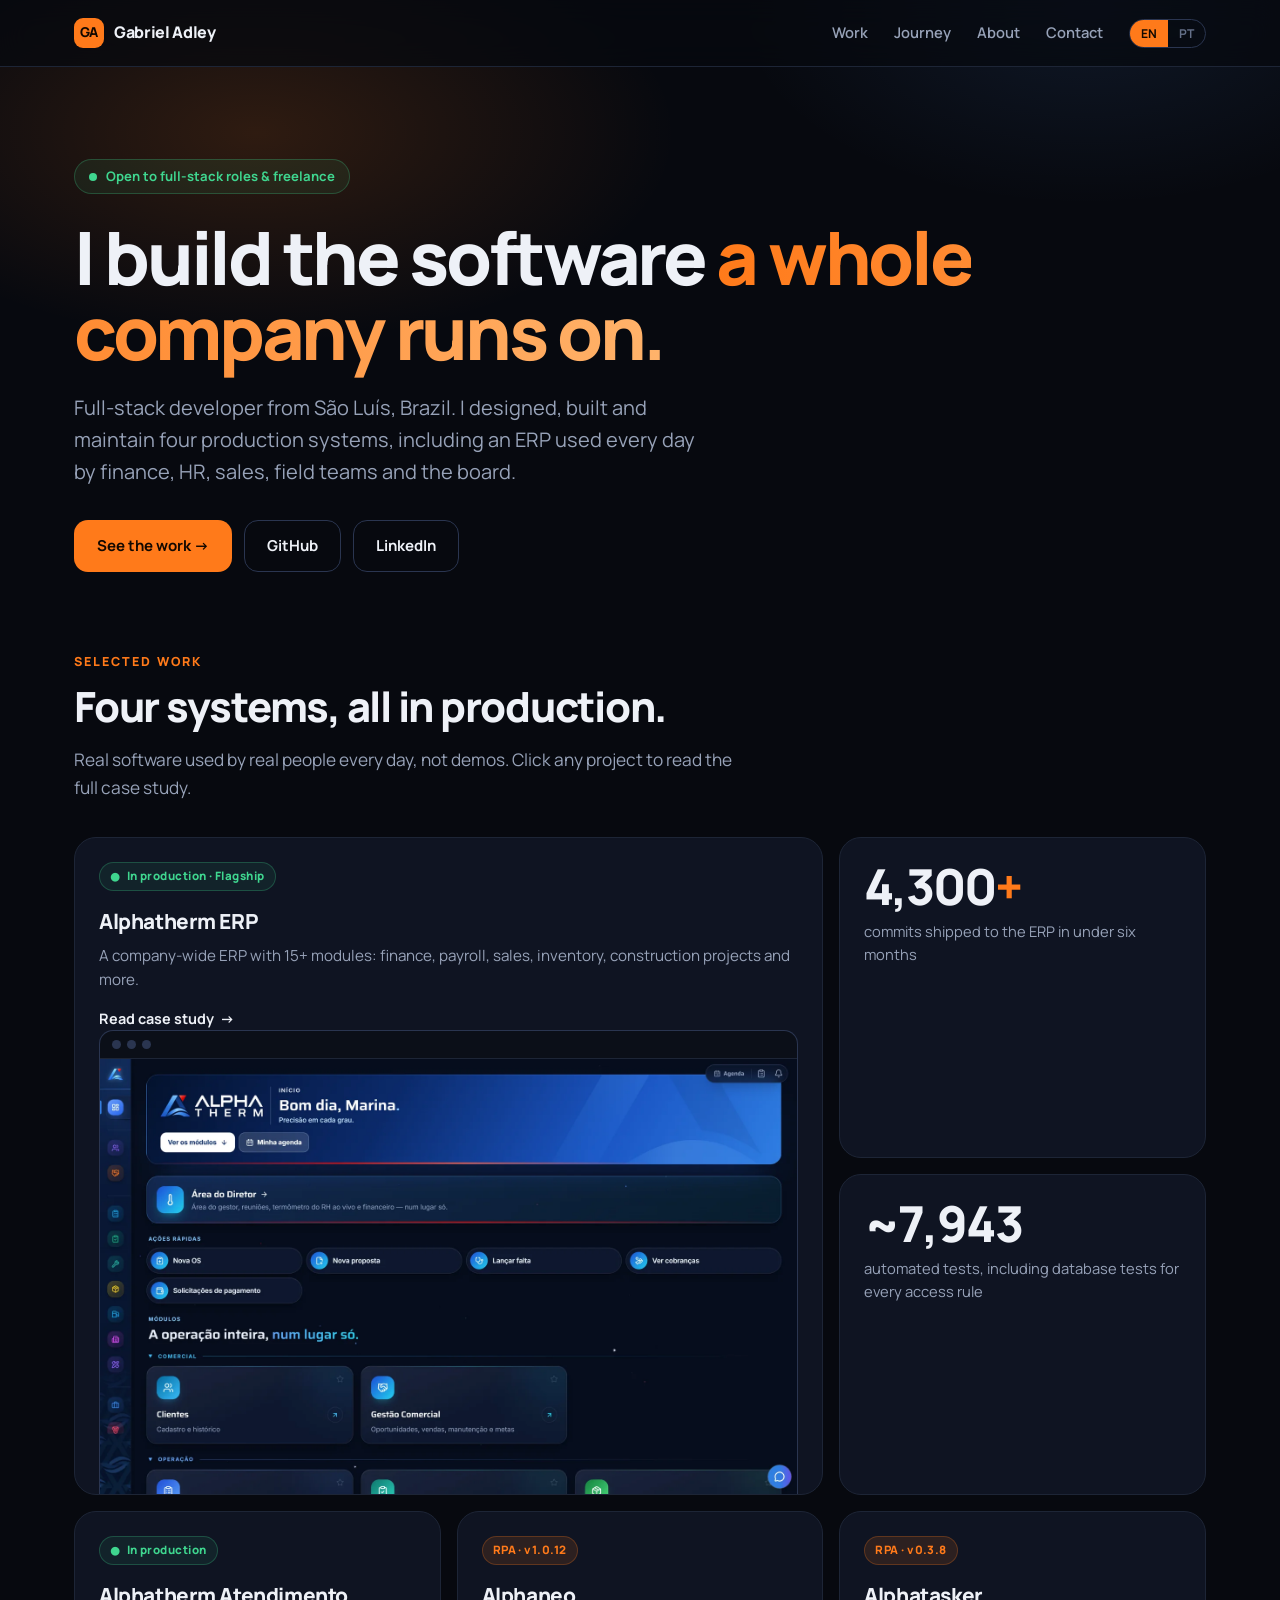
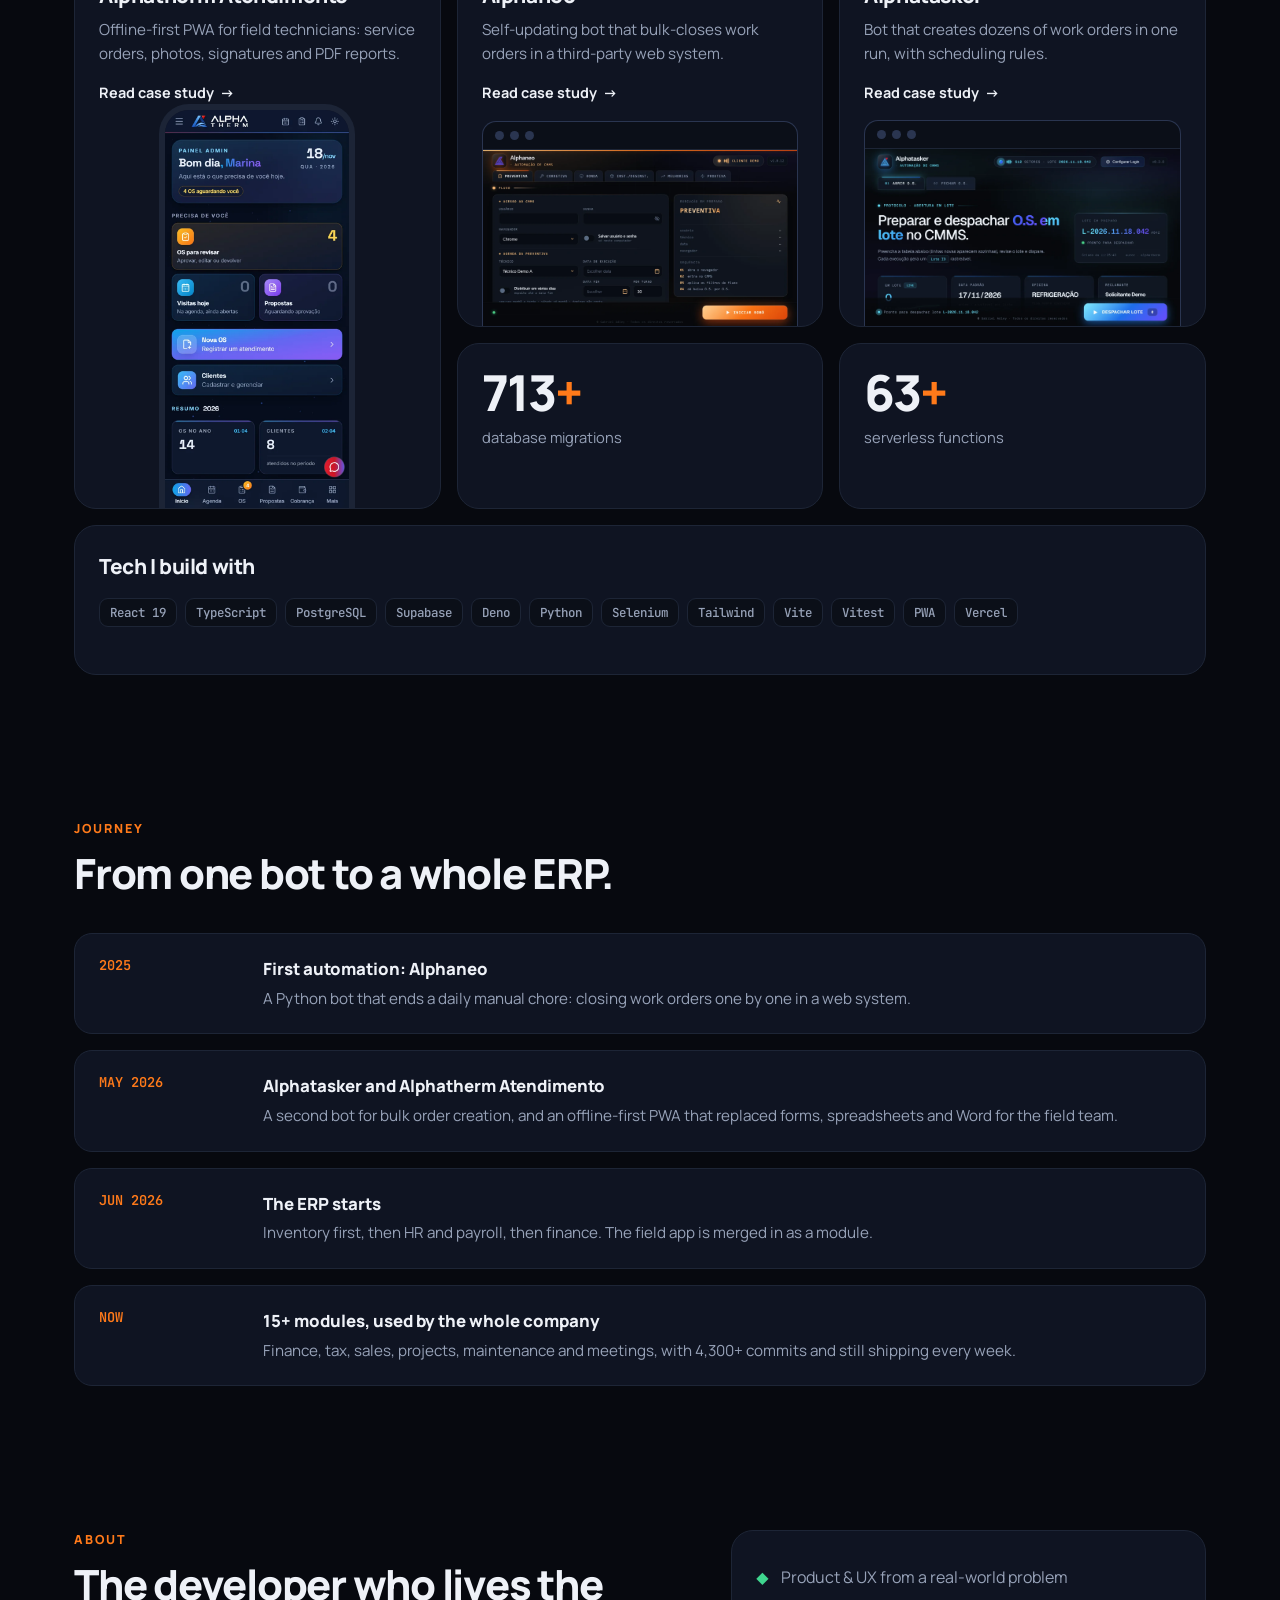
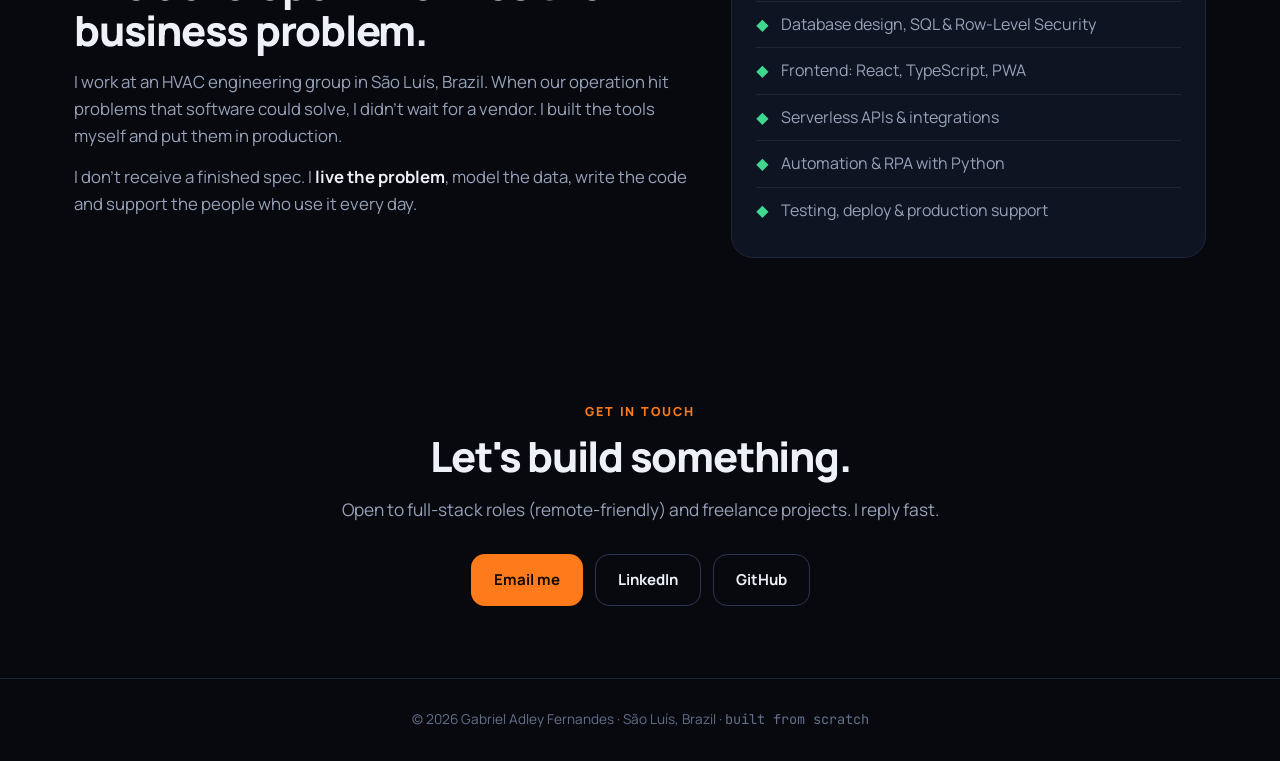
<file: index.html>
<!DOCTYPE html>
<html lang="en" data-lang="en">
<head>
<meta charset="UTF-8">
<meta name="viewport" content="width=device-width, initial-scale=1">
<title>Gabriel Adley Fernandes — Full-Stack Developer</title>
<meta name="description" content="Full-stack developer who builds production software for real businesses, including a company-wide ERP. React, TypeScript, PostgreSQL, Supabase, Python.">
<meta property="og:title" content="Gabriel Adley Fernandes — Full-Stack Developer">
<meta property="og:description" content="Four systems in production, including a company-wide ERP with 15+ modules.">
<meta property="og:image" content="https://sharkvlr.github.io/assets/shots/erp-home.webp">
<script>try{document.documentElement.setAttribute('data-lang',localStorage.getItem('lang')||'en')}catch(e){}</script>
<link rel="preconnect" href="https://fonts.googleapis.com">
<link rel="preconnect" href="https://fonts.gstatic.com" crossorigin>
<link href="https://fonts.googleapis.com/css2?family=Manrope:wght@400;500;600;700;800&family=JetBrains+Mono:wght@500;600&display=swap" rel="stylesheet">
<link rel="stylesheet" href="assets/style.css">
</head>
<body>

<header>
  <div class="wrap nav">
    <a href="#" class="logo"><span class="mark">GA</span>Gabriel Adley</a>
    <nav class="nav-links">
      <a href="#work"><span data-l="en">Work</span><span data-l="pt">Projetos</span></a>
      <a href="#journey"><span data-l="en">Journey</span><span data-l="pt">Trajetória</span></a>
      <a href="#about"><span data-l="en">About</span><span data-l="pt">Sobre</span></a>
      <a href="#contact"><span data-l="en">Contact</span><span data-l="pt">Contato</span></a>
      <span class="lang"><button data-lang="en">EN</button><button data-lang="pt">PT</button></span>
    </nav>
  </div>
</header>

<main>
  <section class="hero">
    <div class="wrap">
      <span class="status"><i></i><span data-l="en">Open to full-stack roles &amp; freelance</span><span data-l="pt">Disponível para vagas full-stack e freelance</span></span>
      <h1 data-l="en">I build the software <em>a whole company runs on.</em></h1>
      <h1 data-l="pt">Eu construo o software <em>que faz uma empresa inteira rodar.</em></h1>
      <p class="sub" data-l="en">Full-stack developer from São Luís, Brazil. I designed, built and maintain four production systems, including an ERP used every day by finance, HR, sales, field teams and the board.</p>
      <p class="sub" data-l="pt">Desenvolvedor full-stack de São Luís. Projetei, construí e mantenho quatro sistemas em produção, incluindo um ERP usado todo dia por financeiro, RH, comercial, equipes de campo e diretoria.</p>
      <div class="cta">
        <a href="#work" class="btn primary"><span data-l="en">See the work →</span><span data-l="pt">Ver projetos →</span></a>
        <a href="https://github.com/Sharkvlr" target="_blank" rel="noopener" class="btn ghost">GitHub</a>
        <a href="https://www.linkedin.com/in/gabriel-adley-fernandes-971392264/" target="_blank" rel="noopener" class="btn ghost">LinkedIn</a>
      </div>
    </div>
  </section>

  <section id="work" style="padding-top:24px">
    <div class="wrap">
      <div class="eyebrow"><span data-l="en">Selected work</span><span data-l="pt">Projetos</span></div>
      <h2 data-l="en">Four systems, all in production.</h2>
      <h2 data-l="pt">Quatro sistemas, todos em produção.</h2>
      <p class="lead" data-l="en">Real software used by real people every day, not demos. Click any project to read the full case study.</p>
      <p class="lead" data-l="pt">Software de verdade, usado todo dia por pessoas reais, não demos. Clique num projeto para ler o estudo de caso completo.</p>

      <div class="bento">
        <a href="erp/" class="tile flag s8 r2 rv">
          <span class="tag live">● <span data-l="en">In production · Flagship</span><span data-l="pt">Em produção · Principal</span></span>
          <h3>Alphatherm ERP</h3>
          <p data-l="en">A company-wide ERP with 15+ modules: finance, payroll, sales, inventory, construction projects and more.</p>
          <p data-l="pt">ERP corporativo com 15+ módulos: financeiro, folha, comercial, estoque, obras e mais.</p>
          <span class="go"><span data-l="en">Read case study</span><span data-l="pt">Ler estudo de caso</span> →</span>
          <div class="shot"><div class="chrome"><i></i><i></i><i></i></div><img src="assets/shots/erp-home.webp" alt="ERP home dashboard with sample data" loading="lazy"></div>
        </a>

        <div class="tile stat s4 rv">
          <div class="num"><span data-count="4300">0</span><b>+</b></div>
          <div class="lbl"><span data-l="en">commits shipped to the ERP in under six months</span><span data-l="pt">commits entregues no ERP em menos de seis meses</span></div>
        </div>
        <div class="tile stat s4 rv">
          <div class="num">~<span data-count="9000">0</span></div>
          <div class="lbl"><span data-l="en">automated tests, including database tests for every access rule</span><span data-l="pt">testes automatizados, incluindo testes de banco para as regras de acesso</span></div>
        </div>

        <a href="atendimento/" class="tile s4 r2 rv" style="padding-bottom:0;display:flex;flex-direction:column">
          <span class="tag live">● <span data-l="en">In production</span><span data-l="pt">Em produção</span></span>
          <h3>Alphatherm Atendimento</h3>
          <p data-l="en">Offline-first PWA for field technicians: service orders, photos, signatures and PDF reports.</p>
          <p data-l="pt">PWA offline-first para técnicos de campo: ordens de serviço, fotos, assinatura e relatório em PDF.</p>
          <span class="go"><span data-l="en">Read case study</span><span data-l="pt">Ler estudo de caso</span> →</span>
          <div class="phone" style="margin-top:auto"><img src="assets/shots/atend-mobile.webp" alt="Field-service app on a phone with sample data" loading="lazy"></div>
        </a>

        <a href="alphaneo/" class="tile flag s4 rv">
          <span class="tag">RPA · v1.0.12</span>
          <h3>Alphaneo</h3>
          <p data-l="en">Self-updating bot that bulk-closes work orders in a third-party web system.</p>
          <p data-l="pt">Robô que se atualiza sozinho e dá baixa em lote em ordens de serviço num sistema web de terceiros.</p>
          <span class="go"><span data-l="en">Read case study</span><span data-l="pt">Ler estudo de caso</span> →</span>
          <div class="shot"><div class="chrome"><i></i><i></i><i></i></div><img src="assets/shots/alphaneo.webp" alt="Alphaneo interface (sample data)" loading="lazy"></div>
        </a>
        <a href="alphatasker/" class="tile flag s4 rv">
          <span class="tag">RPA · v0.3.8</span>
          <h3>Alphatasker</h3>
          <p data-l="en">Bot that creates dozens of work orders in one run, with scheduling rules.</p>
          <p data-l="pt">Robô que abre dezenas de ordens de serviço de uma vez, com regras de horário.</p>
          <span class="go"><span data-l="en">Read case study</span><span data-l="pt">Ler estudo de caso</span> →</span>
          <div class="shot"><div class="chrome"><i></i><i></i><i></i></div><img src="assets/shots/alphatasker.webp" alt="Alphatasker interface (sample data)" loading="lazy"></div>
        </a>

        <div class="tile stat s4 rv">
          <div class="num"><span data-count="900">0</span><b>+</b></div>
          <div class="lbl"><span data-l="en">database migrations</span><span data-l="pt">migrations de banco</span></div>
        </div>
        <div class="tile stat s4 rv">
          <div class="num"><span data-count="80">0</span><b>+</b></div>
          <div class="lbl"><span data-l="en">serverless functions</span><span data-l="pt">funções serverless</span></div>
        </div>
        <div class="tile s12 rv">
          <h3 data-l="en">Tech I build with</h3><h3 data-l="pt">Tecnologias que uso</h3>
          <div class="chips">
            <span class="chip">React 19</span><span class="chip">TypeScript</span><span class="chip">PostgreSQL</span><span class="chip">Supabase</span><span class="chip">Deno</span><span class="chip">Python</span><span class="chip">Selenium</span><span class="chip">Tailwind</span><span class="chip">Vite</span><span class="chip">Vitest</span><span class="chip">PWA</span><span class="chip">Vercel</span>
          </div>
        </div>
      </div>
    </div>
  </section>

  <section id="journey">
    <div class="wrap">
      <div class="eyebrow"><span data-l="en">Journey</span><span data-l="pt">Trajetória</span></div>
      <h2 data-l="en">From one bot to a whole ERP.</h2>
      <h2 data-l="pt">De um robô a um ERP inteiro.</h2>
      <div class="tl">
        <div class="tl-item rv"><div class="when">2025</div><div><h4 data-l="en">First automation: Alphaneo</h4><h4 data-l="pt">Primeira automação: Alphaneo</h4><p data-l="en">A Python bot that ends a daily manual chore: closing work orders one by one in a web system.</p><p data-l="pt">Um robô em Python que acaba com uma tarefa manual diária: dar baixa em ordens de serviço uma a uma num sistema web.</p></div></div>
        <div class="tl-item rv"><div class="when">MAY 2026</div><div><h4 data-l="en">Alphatasker and Alphatherm Atendimento</h4><h4 data-l="pt">Alphatasker e Alphatherm Atendimento</h4><p data-l="en">A second bot for bulk order creation, and an offline-first PWA that replaced forms, spreadsheets and Word for the field team.</p><p data-l="pt">Um segundo robô para abrir ordens em lote, e um PWA offline-first que substituiu formulários, planilhas e Word para a equipe de campo.</p></div></div>
        <div class="tl-item rv"><div class="when">JUN 2026</div><div><h4 data-l="en">The ERP starts</h4><h4 data-l="pt">Começa o ERP</h4><p data-l="en">Inventory first, then HR and payroll, then finance. The field app is merged in as a module.</p><p data-l="pt">Primeiro o estoque, depois RH e folha, depois o financeiro. O app de campo vira um módulo.</p></div></div>
        <div class="tl-item rv"><div class="when">NOW</div><div><h4 data-l="en">15+ modules, used by the whole company</h4><h4 data-l="pt">15+ módulos, usados pela empresa inteira</h4><p data-l="en">Finance, tax, sales, projects, maintenance and meetings, with 4,300+ commits and still shipping every week.</p><p data-l="pt">Financeiro, fiscal, comercial, obras, manutenção e reuniões, com 4.300+ commits e entregas toda semana.</p></div></div>
      </div>
    </div>
  </section>

  <section id="about">
    <div class="wrap about">
      <div>
        <div class="eyebrow"><span data-l="en">About</span><span data-l="pt">Sobre</span></div>
        <h2 data-l="en">The developer who lives the business problem.</h2>
        <h2 data-l="pt">O desenvolvedor que vive o problema de negócio.</h2>
        <p data-l="en">I work at an HVAC engineering group in São Luís, Brazil. When our operation hit problems that software could solve, I didn't wait for a vendor. I built the tools myself and put them in production.</p>
        <p data-l="pt">Trabalho num grupo de engenharia de climatização em São Luís. Quando a operação esbarrou em problemas que software resolveria, não esperei um fornecedor: construí as ferramentas e coloquei em produção.</p>
        <p data-l="en">I don't receive a finished spec. I <strong>live the problem</strong>, model the data, write the code and support the people who use it every day.</p>
        <p data-l="pt">Eu não recebo um requisito pronto. Eu <strong>vivo o problema</strong>, modelo os dados, escrevo o código e dou suporte a quem usa todo dia.</p>
      </div>
      <ul class="list rv">
        <li><span>◆</span><span data-l="en">Product &amp; UX from a real-world problem</span><span data-l="pt">Produto e UX a partir de um problema real</span></li>
        <li><span>◆</span><span data-l="en">Database design, SQL &amp; Row-Level Security</span><span data-l="pt">Modelagem de banco, SQL e Row-Level Security</span></li>
        <li><span>◆</span><span data-l="en">Frontend: React, TypeScript, PWA</span><span data-l="pt">Front-end: React, TypeScript, PWA</span></li>
        <li><span>◆</span><span data-l="en">Serverless APIs &amp; integrations</span><span data-l="pt">APIs serverless e integrações</span></li>
        <li><span>◆</span><span data-l="en">Automation &amp; RPA with Python</span><span data-l="pt">Automação e RPA com Python</span></li>
        <li><span>◆</span><span data-l="en">Testing, deploy &amp; production support</span><span data-l="pt">Testes, deploy e suporte em produção</span></li>
      </ul>
    </div>
  </section>

  <section id="contact" class="contact">
    <div class="wrap">
      <div class="eyebrow"><span data-l="en">Get in touch</span><span data-l="pt">Fale comigo</span></div>
      <h2 data-l="en">Let's build something.</h2><h2 data-l="pt">Vamos construir algo.</h2>
      <p class="lead" data-l="en">Open to full-stack roles (remote-friendly) and freelance projects. I reply fast.</p>
      <p class="lead" data-l="pt">Disponível para vagas full-stack (remoto) e projetos freelance. Respondo rápido.</p>
      <div class="cta">
        <a href="mailto:gabrieladley45@gmail.com" class="btn primary"><span data-l="en">Email me</span><span data-l="pt">Me mande um e-mail</span></a>
        <a href="https://www.linkedin.com/in/gabriel-adley-fernandes-971392264/" target="_blank" rel="noopener" class="btn ghost">LinkedIn</a>
        <a href="https://github.com/Sharkvlr" target="_blank" rel="noopener" class="btn ghost">GitHub</a>
      </div>
    </div>
  </section>
</main>

<footer><div class="wrap">© 2026 Gabriel Adley Fernandes · <span data-l="en">São Luís, Brazil</span><span data-l="pt">São Luís, Brasil</span> · <span class="mono">built from scratch</span></div></footer>
<script src="assets/site.js"></script>
</body>
</html>
</file>
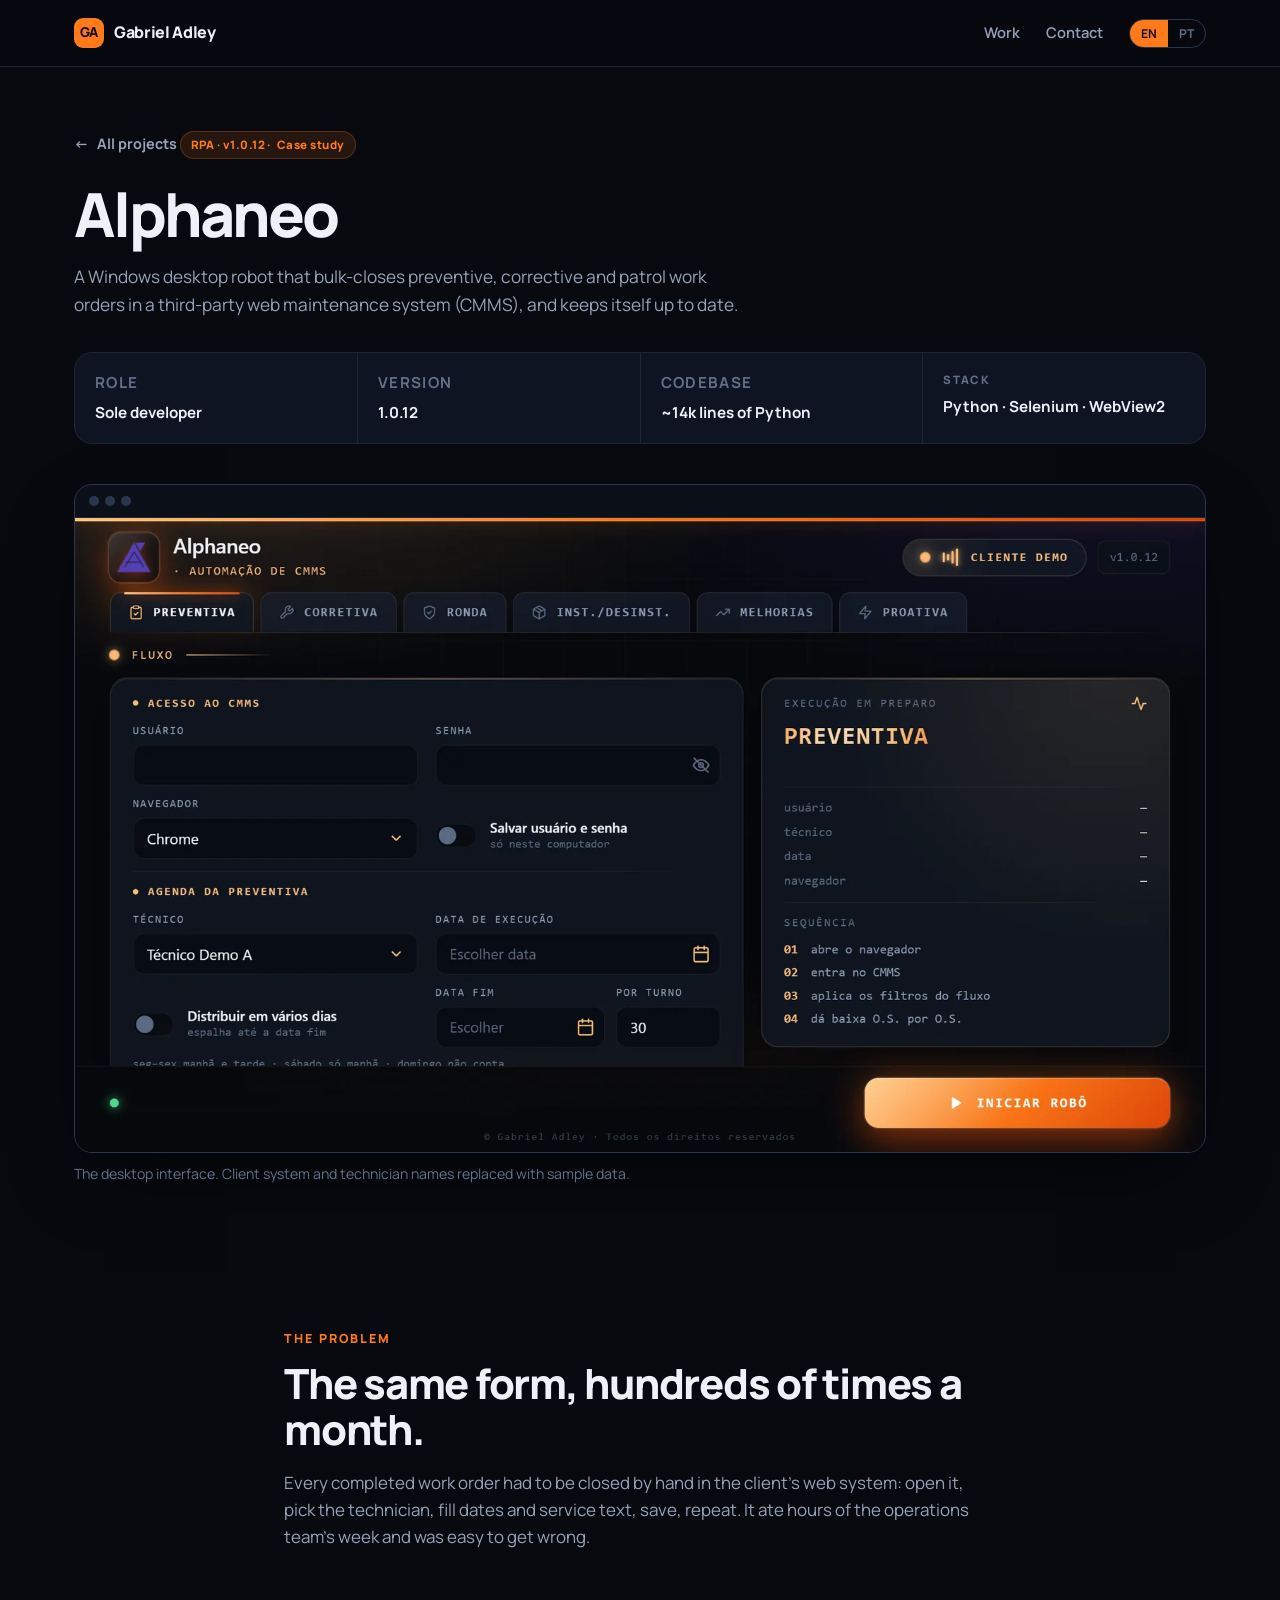
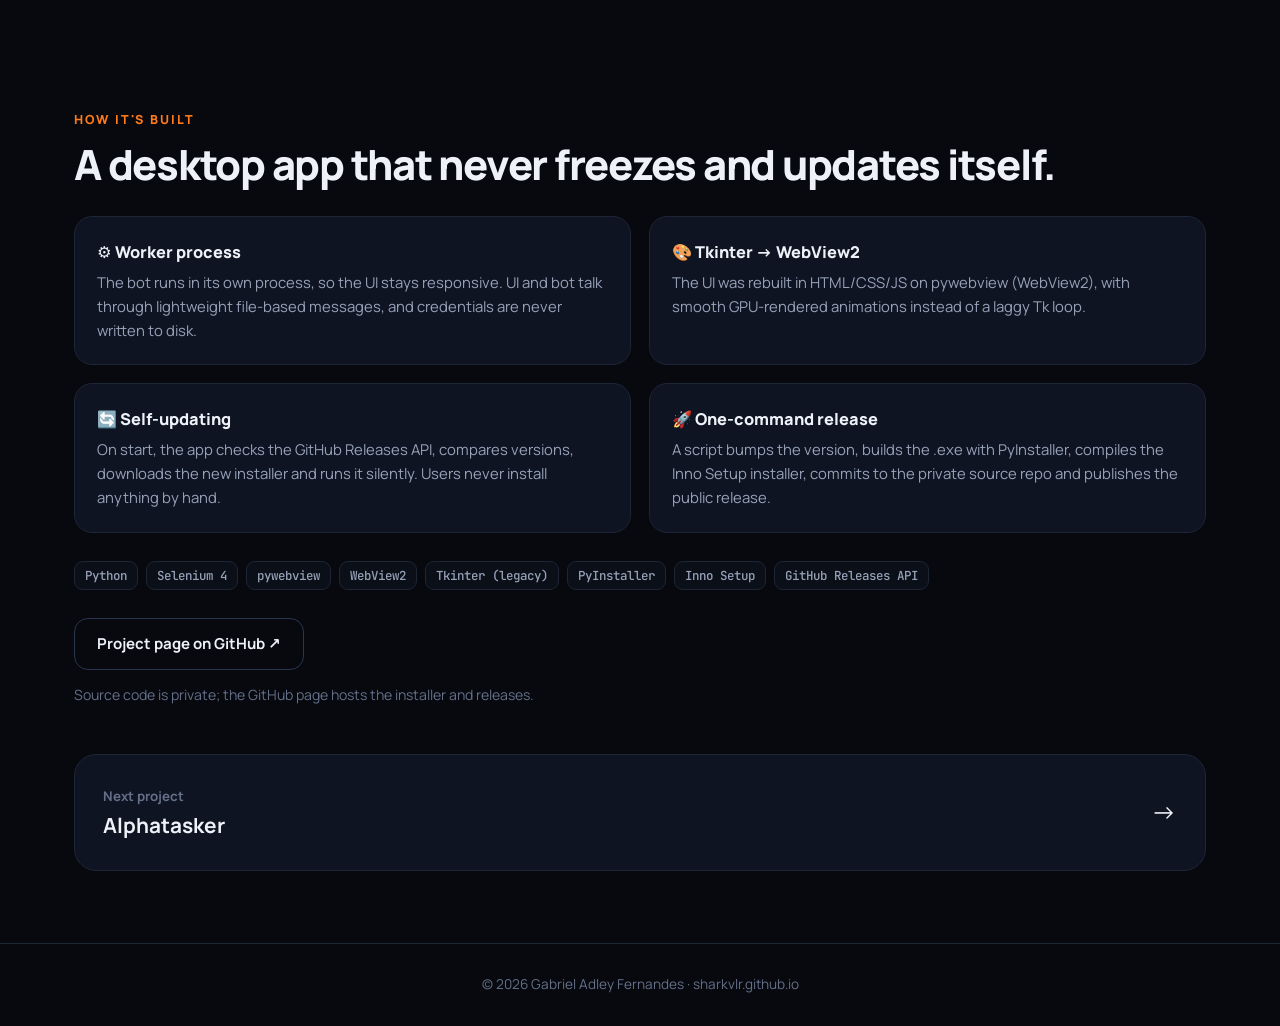
<file: alphaneo/index.html>
<!DOCTYPE html>
<html lang="en" data-lang="en">
<head>
<meta charset="UTF-8">
<meta name="viewport" content="width=device-width, initial-scale=1">
<title>Alphaneo — Case study · Gabriel Adley Fernandes</title>
<meta name="description" content="Case study: a self-updating Python RPA bot that bulk-closes work orders.">
<script>try{document.documentElement.setAttribute('data-lang',localStorage.getItem('lang')||'en')}catch(e){}</script>
<link rel="preconnect" href="https://fonts.googleapis.com">
<link rel="preconnect" href="https://fonts.gstatic.com" crossorigin>
<link href="https://fonts.googleapis.com/css2?family=Manrope:wght@400;500;600;700;800&family=JetBrains+Mono:wght@500;600&display=swap" rel="stylesheet">
<link rel="stylesheet" href="../assets/style.css">
</head>
<body>
<header>
  <div class="wrap nav">
    <a href="../" class="logo"><span class="mark">GA</span>Gabriel Adley</a>
    <nav class="nav-links">
      <a href="../#work"><span data-l="en">Work</span><span data-l="pt">Projetos</span></a>
      <a href="../#contact"><span data-l="en">Contact</span><span data-l="pt">Contato</span></a>
      <span class="lang"><button data-lang="en">EN</button><button data-lang="pt">PT</button></span>
    </nav>
  </div>
</header>
<main>
  <section class="cs-hero">
    <div class="wrap">
      <a href="../#work" class="back">← <span data-l="en">All projects</span><span data-l="pt">Todos os projetos</span></a>
      <span class="tag">RPA · v1.0.12 · <span data-l="en">Case study</span><span data-l="pt">Estudo de caso</span></span>
      <h1>Alphaneo</h1>
      <p class="lead" style="margin-top:18px" data-l="en">A Windows desktop robot that bulk-closes preventive, corrective and patrol work orders in a third-party web maintenance system (CMMS), and keeps itself up to date.</p>
      <p class="lead" style="margin-top:18px" data-l="pt">Um robô desktop para Windows que dá baixa em lote em ordens preventivas, corretivas e de ronda num sistema web de manutenção de terceiros (CMMS), e se mantém atualizado sozinho.</p>
      <div class="meta">
        <div><small><span data-l="en">Role</span><span data-l="pt">Papel</span></small><span data-l="en">Sole developer</span><span data-l="pt">Desenvolvedor único</span></div>
        <div><small><span data-l="en">Version</span><span data-l="pt">Versão</span></small><span>1.0.12</span></div>
        <div><small><span data-l="en">Codebase</span><span data-l="pt">Código</span></small><span data-l="en">~14k lines of Python</span><span data-l="pt">~14 mil linhas de Python</span></div>
        <div><small>Stack</small><span>Python · Selenium · WebView2</span></div>
      </div>
    </div>
  </section>

  <section style="padding-top:8px">
    <div class="wrap">
      <figure class="fig rv">
        <div class="frame"><div class="chrome"><i></i><i></i><i></i></div><img src="../assets/shots/alphaneo.webp" alt="Alphaneo desktop interface (sample data)"></div>
        <figcaption><span data-l="en">The desktop interface. Client system and technician names replaced with sample data.</span><span data-l="pt">A interface desktop. Sistema do cliente e nomes de técnicos trocados por dados fictícios.</span></figcaption>
      </figure>
    </div>
  </section>

  <section>
    <div class="wrap prose">
      <div class="eyebrow"><span data-l="en">The problem</span><span data-l="pt">O problema</span></div>
      <h2 data-l="en">The same form, hundreds of times a month.</h2>
      <h2 data-l="pt">O mesmo formulário, centenas de vezes por mês.</h2>
      <p data-l="en">Every completed work order had to be closed by hand in the client's web system: open it, pick the technician, fill dates and service text, save, repeat. It ate hours of the operations team's week and was easy to get wrong.</p>
      <p data-l="pt">Cada ordem concluída tinha que ser baixada à mão no sistema web do cliente: abrir, escolher o técnico, preencher datas e texto do serviço, salvar, repetir. Isso consumia horas da semana da equipe de operação e era fácil de errar.</p>
    </div>
  </section>

  <section>
    <div class="wrap">
      <div class="eyebrow"><span data-l="en">How it's built</span><span data-l="pt">Como foi construído</span></div>
      <h2 data-l="en">A desktop app that never freezes and updates itself.</h2>
      <h2 data-l="pt">Um app desktop que nunca trava e se atualiza sozinho.</h2>
      <div class="grid2">
        <div class="card rv"><h4 data-l="en">⚙️ Worker process</h4><h4 data-l="pt">⚙️ Processo separado</h4><p data-l="en">The bot runs in its own process, so the UI stays responsive. UI and bot talk through lightweight file-based messages, and credentials are never written to disk.</p><p data-l="pt">O robô roda no próprio processo, então a interface continua responsiva. Interface e robô conversam por mensagens leves em arquivo, e as credenciais nunca vão para o disco.</p></div>
        <div class="card rv"><h4 data-l="en">🎨 Tkinter → WebView2</h4><h4 data-l="pt">🎨 Tkinter → WebView2</h4><p data-l="en">The UI was rebuilt in HTML/CSS/JS on pywebview (WebView2), with smooth GPU-rendered animations instead of a laggy Tk loop.</p><p data-l="pt">A interface foi refeita em HTML/CSS/JS com pywebview (WebView2), com animações suaves na GPU no lugar do loop travado do Tk.</p></div>
        <div class="card rv"><h4 data-l="en">🔄 Self-updating</h4><h4 data-l="pt">🔄 Auto-atualização</h4><p data-l="en">On start, the app checks the GitHub Releases API, compares versions, downloads the new installer and runs it silently. Users never install anything by hand.</p><p data-l="pt">Ao abrir, o app consulta a API de Releases do GitHub, compara versões, baixa o instalador novo e roda em silêncio. Ninguém instala nada à mão.</p></div>
        <div class="card rv"><h4 data-l="en">🚀 One-command release</h4><h4 data-l="pt">🚀 Release com um comando</h4><p data-l="en">A script bumps the version, builds the .exe with PyInstaller, compiles the Inno Setup installer, commits to the private source repo and publishes the public release.</p><p data-l="pt">Um script sobe a versão, gera o .exe com PyInstaller, compila o instalador Inno Setup, faz commit no repositório privado e publica o release público.</p></div>
      </div>
      <div style="margin-top:28px" class="chips">
        <span class="chip">Python</span><span class="chip">Selenium 4</span><span class="chip">pywebview</span><span class="chip">WebView2</span><span class="chip">Tkinter (legacy)</span><span class="chip">PyInstaller</span><span class="chip">Inno Setup</span><span class="chip">GitHub Releases API</span>
      </div>
      <div class="cta" style="margin-top:28px"><a href="https://github.com/Sharkvlr/alphaneo" target="_blank" rel="noopener" class="btn ghost"><span data-l="en">Project page on GitHub ↗</span><span data-l="pt">Página do projeto no GitHub ↗</span></a></div>
      <p class="note" data-l="en">Source code is private; the GitHub page hosts the installer and releases.</p>
      <p class="note" data-l="pt">O código é privado; a página no GitHub hospeda o instalador e os releases.</p>
      <div style="margin-top:48px">
        <a href="../alphatasker/" class="next"><span><small style="color:var(--faint);font-weight:700"><span data-l="en">Next project</span><span data-l="pt">Próximo projeto</span></small><br><b style="font-size:1.3rem">Alphatasker</b></span><span style="font-size:1.6rem">→</span></a>
      </div>
    </div>
  </section>
</main>
<footer><div class="wrap">© 2026 Gabriel Adley Fernandes · <a href="../">sharkvlr.github.io</a></div></footer>
<script src="../assets/site.js"></script>
</body>
</html>
</file>
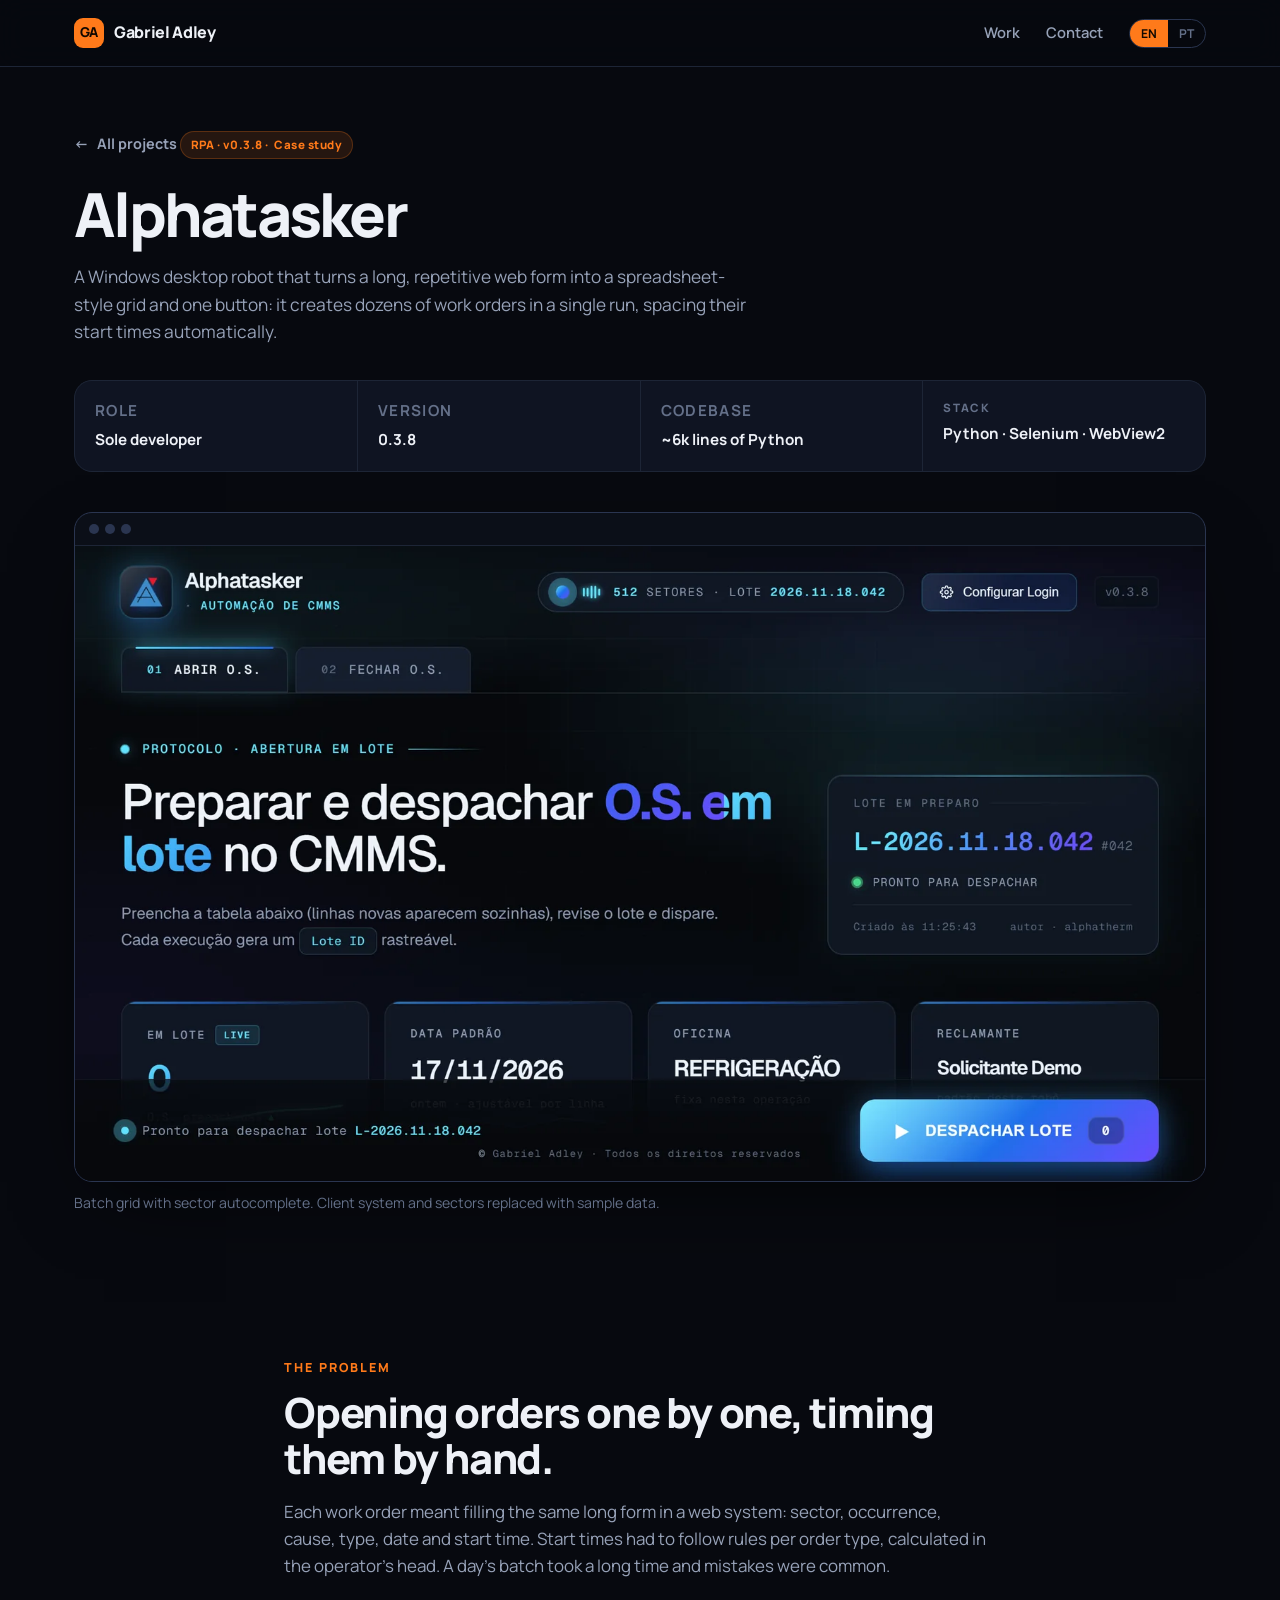
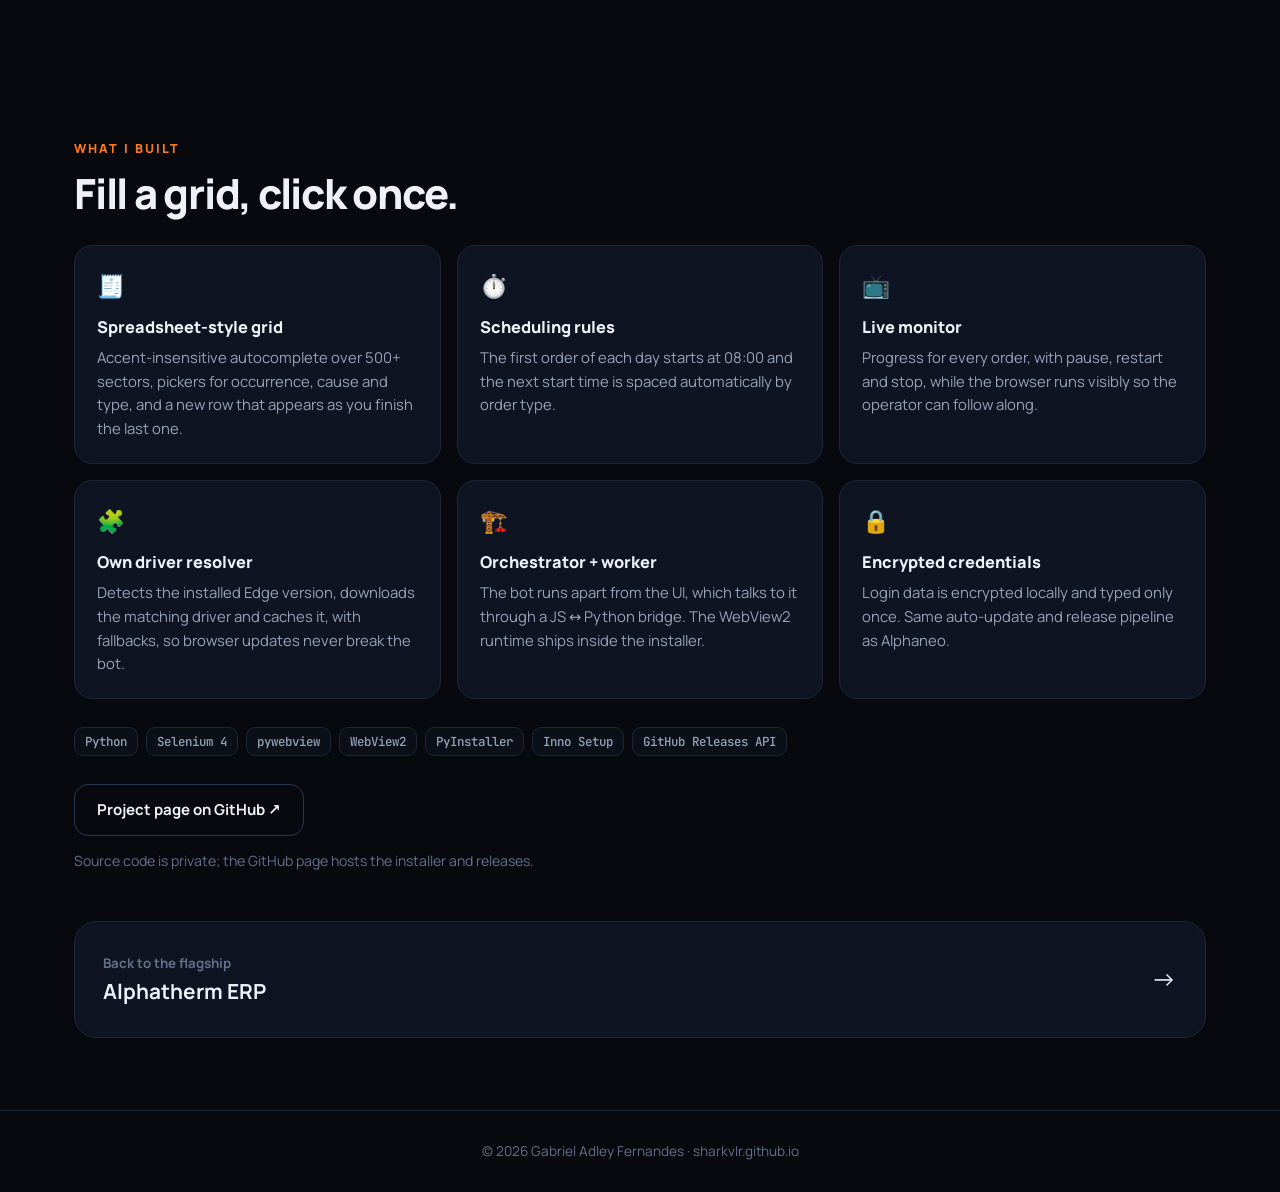
<file: alphatasker/index.html>
<!DOCTYPE html>
<html lang="en" data-lang="en">
<head>
<meta charset="UTF-8">
<meta name="viewport" content="width=device-width, initial-scale=1">
<title>Alphatasker — Case study · Gabriel Adley Fernandes</title>
<meta name="description" content="Case study: a Python RPA bot that creates work orders in bulk with scheduling rules.">
<script>try{document.documentElement.setAttribute('data-lang',localStorage.getItem('lang')||'en')}catch(e){}</script>
<link rel="preconnect" href="https://fonts.googleapis.com">
<link rel="preconnect" href="https://fonts.gstatic.com" crossorigin>
<link href="https://fonts.googleapis.com/css2?family=Manrope:wght@400;500;600;700;800&family=JetBrains+Mono:wght@500;600&display=swap" rel="stylesheet">
<link rel="stylesheet" href="../assets/style.css">
</head>
<body>
<header>
  <div class="wrap nav">
    <a href="../" class="logo"><span class="mark">GA</span>Gabriel Adley</a>
    <nav class="nav-links">
      <a href="../#work"><span data-l="en">Work</span><span data-l="pt">Projetos</span></a>
      <a href="../#contact"><span data-l="en">Contact</span><span data-l="pt">Contato</span></a>
      <span class="lang"><button data-lang="en">EN</button><button data-lang="pt">PT</button></span>
    </nav>
  </div>
</header>
<main>
  <section class="cs-hero">
    <div class="wrap">
      <a href="../#work" class="back">← <span data-l="en">All projects</span><span data-l="pt">Todos os projetos</span></a>
      <span class="tag">RPA · v0.3.8 · <span data-l="en">Case study</span><span data-l="pt">Estudo de caso</span></span>
      <h1>Alphatasker</h1>
      <p class="lead" style="margin-top:18px" data-l="en">A Windows desktop robot that turns a long, repetitive web form into a spreadsheet-style grid and one button: it creates dozens of work orders in a single run, spacing their start times automatically.</p>
      <p class="lead" style="margin-top:18px" data-l="pt">Um robô desktop para Windows que transforma um formulário web longo e repetitivo numa grade estilo planilha e um botão: abre dezenas de ordens de serviço de uma vez, espaçando os horários sozinho.</p>
      <div class="meta">
        <div><small><span data-l="en">Role</span><span data-l="pt">Papel</span></small><span data-l="en">Sole developer</span><span data-l="pt">Desenvolvedor único</span></div>
        <div><small><span data-l="en">Version</span><span data-l="pt">Versão</span></small><span>0.3.8</span></div>
        <div><small><span data-l="en">Codebase</span><span data-l="pt">Código</span></small><span data-l="en">~6k lines of Python</span><span data-l="pt">~6 mil linhas de Python</span></div>
        <div><small>Stack</small><span>Python · Selenium · WebView2</span></div>
      </div>
    </div>
  </section>

  <section style="padding-top:8px">
    <div class="wrap">
      <figure class="fig rv">
        <div class="frame"><div class="chrome"><i></i><i></i><i></i></div><img src="../assets/shots/alphatasker.webp" alt="Alphatasker desktop interface (sample data)"></div>
        <figcaption><span data-l="en">Batch grid with sector autocomplete. Client system and sectors replaced with sample data.</span><span data-l="pt">Grade do lote com autocompletar de setor. Sistema do cliente e setores trocados por dados fictícios.</span></figcaption>
      </figure>
    </div>
  </section>

  <section>
    <div class="wrap prose">
      <div class="eyebrow"><span data-l="en">The problem</span><span data-l="pt">O problema</span></div>
      <h2 data-l="en">Opening orders one by one, timing them by hand.</h2>
      <h2 data-l="pt">Abrir ordens uma a uma e calcular horário na mão.</h2>
      <p data-l="en">Each work order meant filling the same long form in a web system: sector, occurrence, cause, type, date and start time. Start times had to follow rules per order type, calculated in the operator's head. A day's batch took a long time and mistakes were common.</p>
      <p data-l="pt">Cada ordem significava preencher o mesmo formulário longo num sistema web: setor, ocorrência, causa, tipo, data e horário. Os horários seguiam regras por tipo de ordem, calculadas de cabeça. O lote do dia demorava e errar era comum.</p>
    </div>
  </section>

  <section>
    <div class="wrap">
      <div class="eyebrow"><span data-l="en">What I built</span><span data-l="pt">O que eu construí</span></div>
      <h2 data-l="en">Fill a grid, click once.</h2>
      <h2 data-l="pt">Preencha a grade, clique uma vez.</h2>
      <div class="grid3">
        <div class="card rv"><div class="ic">🧾</div><h4 data-l="en">Spreadsheet-style grid</h4><h4 data-l="pt">Grade estilo planilha</h4><p data-l="en">Accent-insensitive autocomplete over 500+ sectors, pickers for occurrence, cause and type, and a new row that appears as you finish the last one.</p><p data-l="pt">Autocompletar sem acento em mais de 500 setores, seletores de ocorrência, causa e tipo, e uma linha nova que aparece quando você termina a anterior.</p></div>
        <div class="card rv"><div class="ic">⏱️</div><h4 data-l="en">Scheduling rules</h4><h4 data-l="pt">Regras de horário</h4><p data-l="en">The first order of each day starts at 08:00 and the next start time is spaced automatically by order type.</p><p data-l="pt">A primeira ordem de cada dia começa às 08:00, e o horário seguinte é espaçado sozinho conforme o tipo da ordem.</p></div>
        <div class="card rv"><div class="ic">📺</div><h4 data-l="en">Live monitor</h4><h4 data-l="pt">Monitor ao vivo</h4><p data-l="en">Progress for every order, with pause, restart and stop, while the browser runs visibly so the operator can follow along.</p><p data-l="pt">Progresso de cada ordem, com pausar, reiniciar e parar, com o navegador visível para o operador acompanhar.</p></div>
        <div class="card rv"><div class="ic">🧩</div><h4 data-l="en">Own driver resolver</h4><h4 data-l="pt">Resolvedor de driver próprio</h4><p data-l="en">Detects the installed Edge version, downloads the matching driver and caches it, with fallbacks, so browser updates never break the bot.</p><p data-l="pt">Detecta a versão do Edge instalado, baixa o driver correspondente e guarda em cache, com alternativas, para atualização do navegador nunca quebrar o robô.</p></div>
        <div class="card rv"><div class="ic">🏗️</div><h4 data-l="en">Orchestrator + worker</h4><h4 data-l="pt">Orquestrador + worker</h4><p data-l="en">The bot runs apart from the UI, which talks to it through a JS ↔ Python bridge. The WebView2 runtime ships inside the installer.</p><p data-l="pt">O robô roda separado da interface, que conversa com ele por uma ponte JS ↔ Python. O runtime do WebView2 vai junto no instalador.</p></div>
        <div class="card rv"><div class="ic">🔒</div><h4 data-l="en">Encrypted credentials</h4><h4 data-l="pt">Credenciais criptografadas</h4><p data-l="en">Login data is encrypted locally and typed only once. Same auto-update and release pipeline as Alphaneo.</p><p data-l="pt">O login fica criptografado no computador e é digitado uma vez só. Mesmo pipeline de auto-atualização e release do Alphaneo.</p></div>
      </div>
      <div style="margin-top:28px" class="chips">
        <span class="chip">Python</span><span class="chip">Selenium 4</span><span class="chip">pywebview</span><span class="chip">WebView2</span><span class="chip">PyInstaller</span><span class="chip">Inno Setup</span><span class="chip">GitHub Releases API</span>
      </div>
      <div class="cta" style="margin-top:28px"><a href="https://github.com/Sharkvlr/alphatasker" target="_blank" rel="noopener" class="btn ghost"><span data-l="en">Project page on GitHub ↗</span><span data-l="pt">Página do projeto no GitHub ↗</span></a></div>
      <p class="note" data-l="en">Source code is private; the GitHub page hosts the installer and releases.</p>
      <p class="note" data-l="pt">O código é privado; a página no GitHub hospeda o instalador e os releases.</p>
      <div style="margin-top:48px">
        <a href="../erp/" class="next"><span><small style="color:var(--faint);font-weight:700"><span data-l="en">Back to the flagship</span><span data-l="pt">Voltar ao principal</span></small><br><b style="font-size:1.3rem">Alphatherm ERP</b></span><span style="font-size:1.6rem">→</span></a>
      </div>
    </div>
  </section>
</main>
<footer><div class="wrap">© 2026 Gabriel Adley Fernandes · <a href="../">sharkvlr.github.io</a></div></footer>
<script src="../assets/site.js"></script>
</body>
</html>
</file>
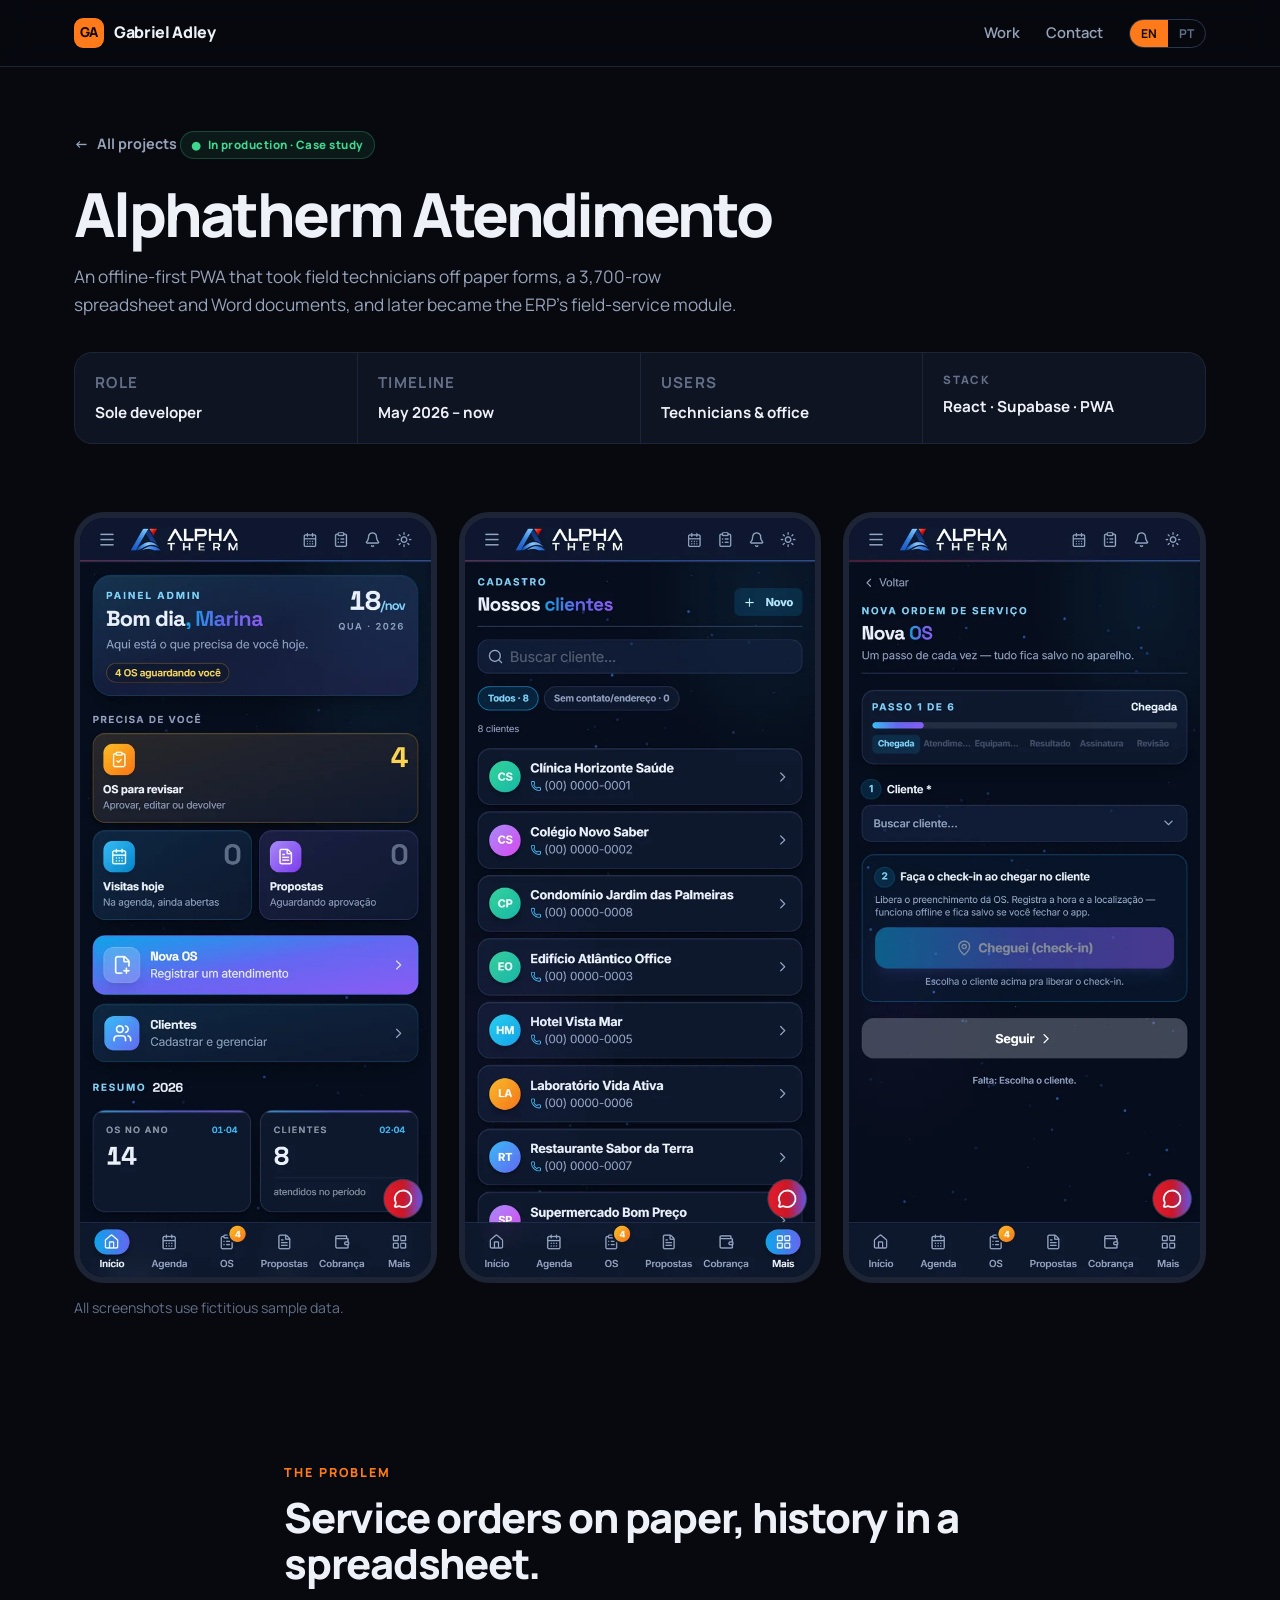
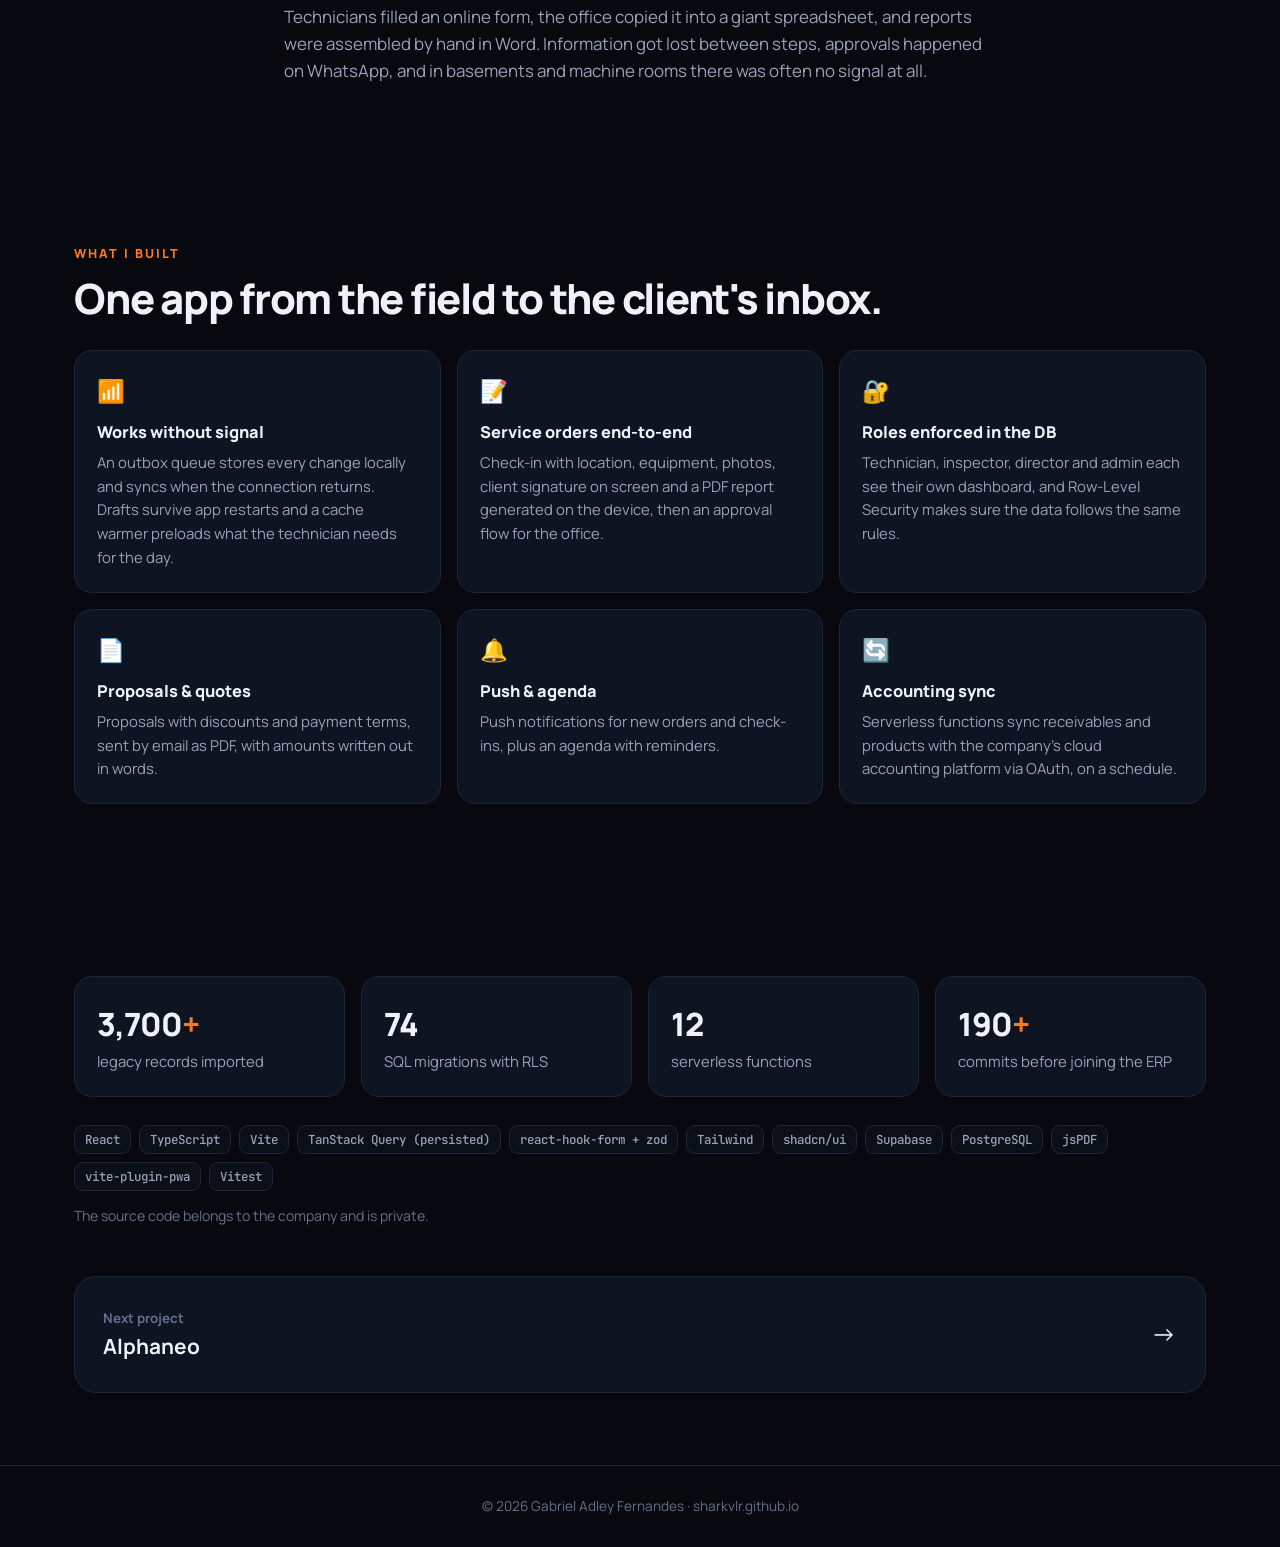
<file: atendimento/index.html>
<!DOCTYPE html>
<html lang="en" data-lang="en">
<head>
<meta charset="UTF-8">
<meta name="viewport" content="width=device-width, initial-scale=1">
<title>Alphatherm Atendimento — Case study · Gabriel Adley Fernandes</title>
<meta name="description" content="Case study: an offline-first field-service PWA built and maintained by Gabriel Adley Fernandes.">
<script>try{document.documentElement.setAttribute('data-lang',localStorage.getItem('lang')||'en')}catch(e){}</script>
<link rel="preconnect" href="https://fonts.googleapis.com">
<link rel="preconnect" href="https://fonts.gstatic.com" crossorigin>
<link href="https://fonts.googleapis.com/css2?family=Manrope:wght@400;500;600;700;800&family=JetBrains+Mono:wght@500;600&display=swap" rel="stylesheet">
<link rel="stylesheet" href="../assets/style.css">
<style>.phones{display:grid;grid-template-columns:repeat(3,1fr);gap:22px;margin-top:28px}.phones .phone{width:100%;max-width:none;margin:0;border-radius:30px;border-bottom:6px solid #1c2436}@media(max-width:760px){.phones{grid-template-columns:1fr 1fr}}</style>
</head>
<body>
<header>
  <div class="wrap nav">
    <a href="../" class="logo"><span class="mark">GA</span>Gabriel Adley</a>
    <nav class="nav-links">
      <a href="../#work"><span data-l="en">Work</span><span data-l="pt">Projetos</span></a>
      <a href="../#contact"><span data-l="en">Contact</span><span data-l="pt">Contato</span></a>
      <span class="lang"><button data-lang="en">EN</button><button data-lang="pt">PT</button></span>
    </nav>
  </div>
</header>
<main>
  <section class="cs-hero">
    <div class="wrap">
      <a href="../#work" class="back">← <span data-l="en">All projects</span><span data-l="pt">Todos os projetos</span></a>
      <span class="tag live">● <span data-l="en">In production · Case study</span><span data-l="pt">Em produção · Estudo de caso</span></span>
      <h1>Alphatherm Atendimento</h1>
      <p class="lead" style="margin-top:18px" data-l="en">An offline-first PWA that took field technicians off paper forms, a 3,700-row spreadsheet and Word documents, and later became the ERP's field-service module.</p>
      <p class="lead" style="margin-top:18px" data-l="pt">Um PWA offline-first que tirou os técnicos de campo dos formulários, de uma planilha de 3.700 linhas e de documentos Word, e depois virou o módulo de campo do ERP.</p>
      <div class="meta">
        <div><small><span data-l="en">Role</span><span data-l="pt">Papel</span></small><span data-l="en">Sole developer</span><span data-l="pt">Desenvolvedor único</span></div>
        <div><small><span data-l="en">Timeline</span><span data-l="pt">Período</span></small><span data-l="en">May 2026 – now</span><span data-l="pt">Mai 2026 – hoje</span></div>
        <div><small><span data-l="en">Users</span><span data-l="pt">Usuários</span></small><span data-l="en">Technicians &amp; office</span><span data-l="pt">Técnicos e escritório</span></div>
        <div><small>Stack</small><span>React · Supabase · PWA</span></div>
      </div>
    </div>
  </section>

  <section style="padding-top:8px">
    <div class="wrap">
      <div class="phones">
        <figure class="fig rv"><div class="phone"><img src="../assets/shots/atend-mobile.webp" alt="Technician home screen (sample data)"></div></figure>
        <figure class="fig rv"><div class="phone"><img src="../assets/shots/atend-os.webp" alt="Service order list (sample data)"></div></figure>
        <figure class="fig rv"><div class="phone"><img src="../assets/shots/atend-form.webp" alt="Service order form (sample data)"></div></figure>
      </div>
      <p class="note" data-l="en">All screenshots use fictitious sample data.</p>
      <p class="note" data-l="pt">Todas as telas usam dados fictícios.</p>
    </div>
  </section>

  <section>
    <div class="wrap prose">
      <div class="eyebrow"><span data-l="en">The problem</span><span data-l="pt">O problema</span></div>
      <h2 data-l="en">Service orders on paper, history in a spreadsheet.</h2>
      <h2 data-l="pt">Ordens de serviço no papel, histórico numa planilha.</h2>
      <p data-l="en">Technicians filled an online form, the office copied it into a giant spreadsheet, and reports were assembled by hand in Word. Information got lost between steps, approvals happened on WhatsApp, and in basements and machine rooms there was often no signal at all.</p>
      <p data-l="pt">Os técnicos preenchiam um formulário online, o escritório copiava para uma planilha gigante e os relatórios eram montados à mão no Word. Informação se perdia no caminho, aprovações aconteciam no WhatsApp, e em subsolos e casas de máquinas muitas vezes não havia sinal.</p>
    </div>
  </section>

  <section>
    <div class="wrap">
      <div class="eyebrow"><span data-l="en">What I built</span><span data-l="pt">O que eu construí</span></div>
      <h2 data-l="en">One app from the field to the client's inbox.</h2>
      <h2 data-l="pt">Um app do campo até o e-mail do cliente.</h2>
      <div class="grid3">
        <div class="card rv"><div class="ic">📶</div><h4 data-l="en">Works without signal</h4><h4 data-l="pt">Funciona sem sinal</h4><p data-l="en">An outbox queue stores every change locally and syncs when the connection returns. Drafts survive app restarts and a cache warmer preloads what the technician needs for the day.</p><p data-l="pt">Uma fila de envio guarda cada alteração no aparelho e sincroniza quando a conexão volta. Rascunhos sobrevivem ao fechar o app, e um aquecedor de cache pré-carrega o que o técnico precisa no dia.</p></div>
        <div class="card rv"><div class="ic">📝</div><h4 data-l="en">Service orders end-to-end</h4><h4 data-l="pt">Ordem de serviço completa</h4><p data-l="en">Check-in with location, equipment, photos, client signature on screen and a PDF report generated on the device, then an approval flow for the office.</p><p data-l="pt">Check-in com localização, equipamentos, fotos, assinatura do cliente na tela e relatório em PDF gerado no aparelho, com fluxo de aprovação para o escritório.</p></div>
        <div class="card rv"><div class="ic">🔐</div><h4 data-l="en">Roles enforced in the DB</h4><h4 data-l="pt">Perfis garantidos no banco</h4><p data-l="en">Technician, inspector, director and admin each see their own dashboard, and Row-Level Security makes sure the data follows the same rules.</p><p data-l="pt">Técnico, inspetor, diretor e admin veem cada um o seu painel, e o Row-Level Security garante que os dados sigam as mesmas regras.</p></div>
        <div class="card rv"><div class="ic">📄</div><h4 data-l="en">Proposals &amp; quotes</h4><h4 data-l="pt">Propostas e orçamentos</h4><p data-l="en">Proposals with discounts and payment terms, sent by email as PDF, with amounts written out in words.</p><p data-l="pt">Propostas com desconto e condições de pagamento, enviadas por e-mail em PDF, com valores por extenso.</p></div>
        <div class="card rv"><div class="ic">🔔</div><h4 data-l="en">Push &amp; agenda</h4><h4 data-l="pt">Push e agenda</h4><p data-l="en">Push notifications for new orders and check-ins, plus an agenda with reminders.</p><p data-l="pt">Notificações push de novas ordens e check-ins, e uma agenda com lembretes.</p></div>
        <div class="card rv"><div class="ic">🔄</div><h4 data-l="en">Accounting sync</h4><h4 data-l="pt">Sincronia contábil</h4><p data-l="en">Serverless functions sync receivables and products with the company's cloud accounting platform via OAuth, on a schedule.</p><p data-l="pt">Funções serverless sincronizam recebíveis e produtos com a plataforma contábil da empresa via OAuth, de forma agendada.</p></div>
      </div>
    </div>
  </section>

  <section>
    <div class="wrap">
      <div class="nums">
        <div class="card"><div class="num">3,700<b>+</b></div><p data-l="en">legacy records imported</p><p data-l="pt">registros antigos importados</p></div>
        <div class="card"><div class="num">74</div><p data-l="en">SQL migrations with RLS</p><p data-l="pt">migrations SQL com RLS</p></div>
        <div class="card"><div class="num">12</div><p data-l="en">serverless functions</p><p data-l="pt">funções serverless</p></div>
        <div class="card"><div class="num">190<b>+</b></div><p data-l="en">commits before joining the ERP</p><p data-l="pt">commits antes de virar módulo do ERP</p></div>
      </div>
      <div style="margin-top:28px" class="chips">
        <span class="chip">React</span><span class="chip">TypeScript</span><span class="chip">Vite</span><span class="chip">TanStack Query (persisted)</span><span class="chip">react-hook-form + zod</span><span class="chip">Tailwind</span><span class="chip">shadcn/ui</span><span class="chip">Supabase</span><span class="chip">PostgreSQL</span><span class="chip">jsPDF</span><span class="chip">vite-plugin-pwa</span><span class="chip">Vitest</span>
      </div>
      <p class="note" data-l="en">The source code belongs to the company and is private.</p>
      <p class="note" data-l="pt">O código pertence à empresa e é privado.</p>
      <div style="margin-top:48px">
        <a href="../alphaneo/" class="next"><span><small style="color:var(--faint);font-weight:700"><span data-l="en">Next project</span><span data-l="pt">Próximo projeto</span></small><br><b style="font-size:1.3rem">Alphaneo</b></span><span style="font-size:1.6rem">→</span></a>
      </div>
    </div>
  </section>
</main>
<footer><div class="wrap">© 2026 Gabriel Adley Fernandes · <a href="../">sharkvlr.github.io</a></div></footer>
<script src="../assets/site.js"></script>
</body>
</html>
</file>
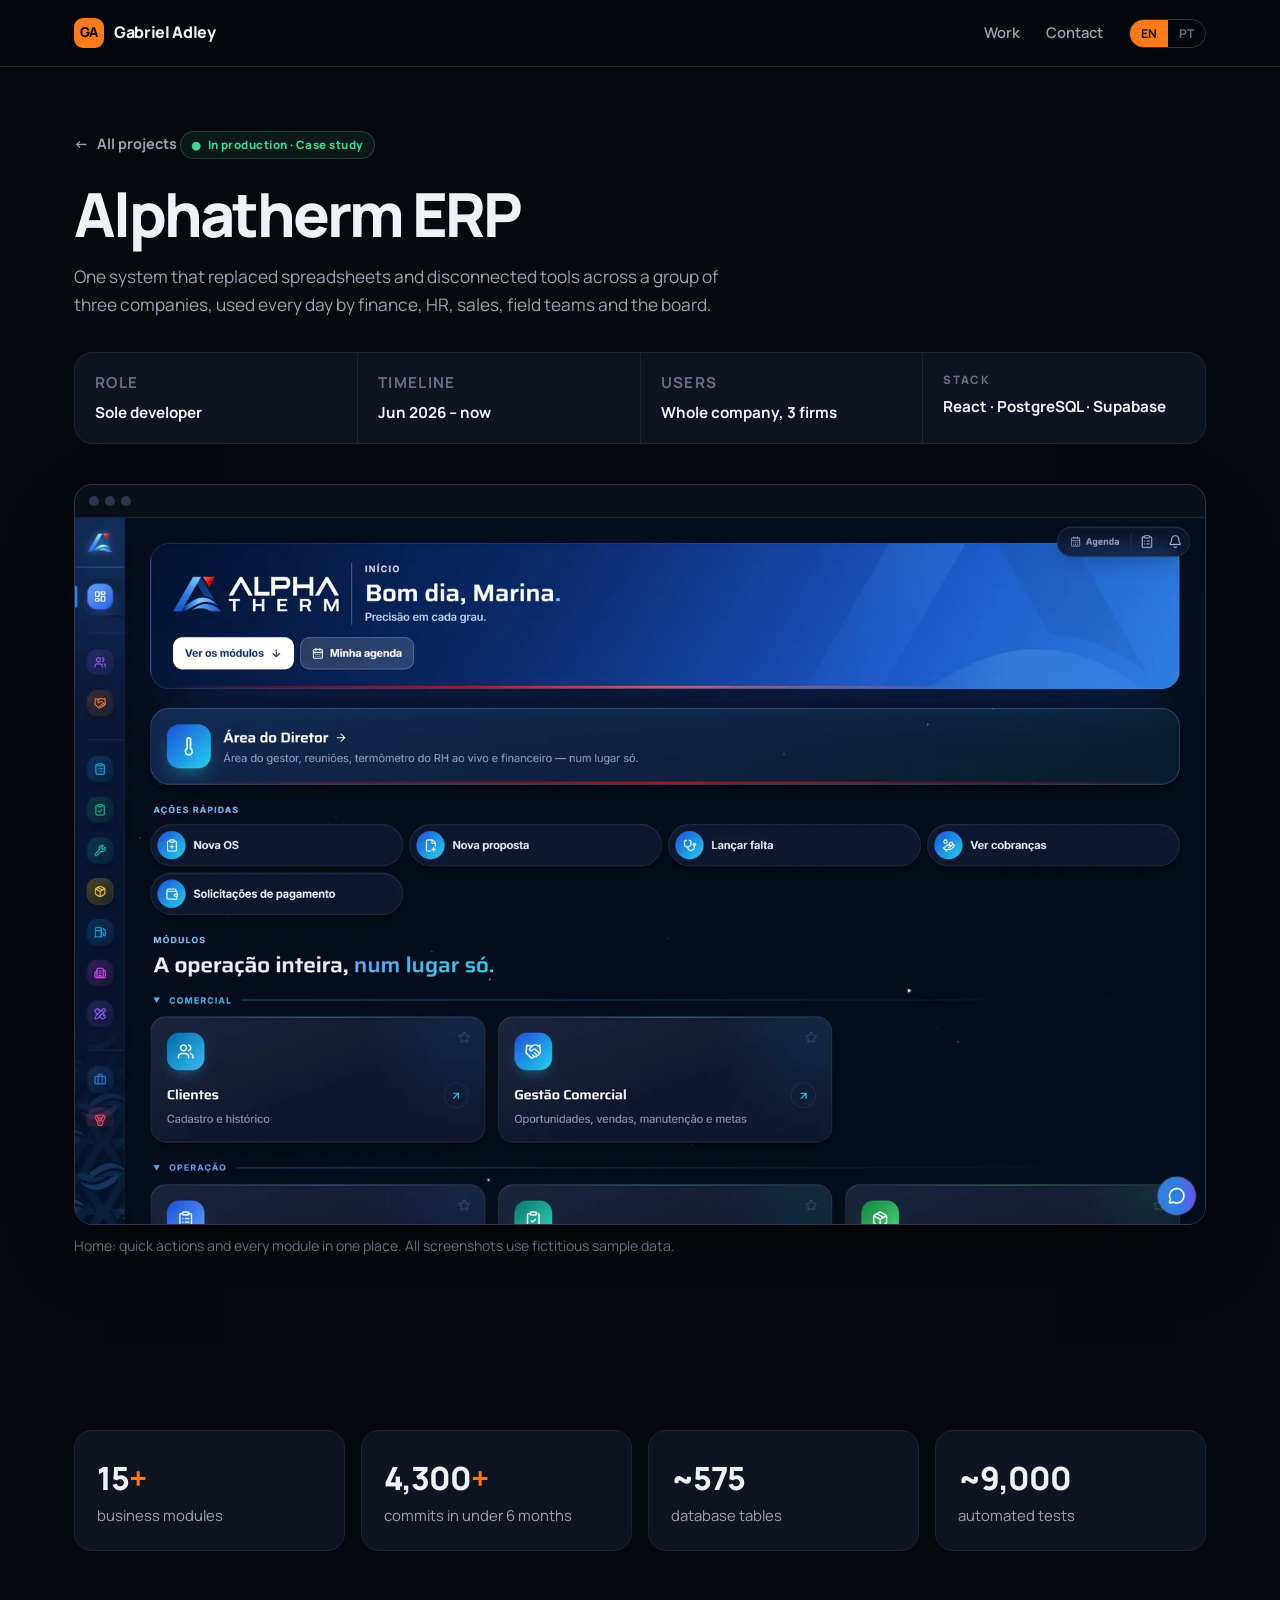
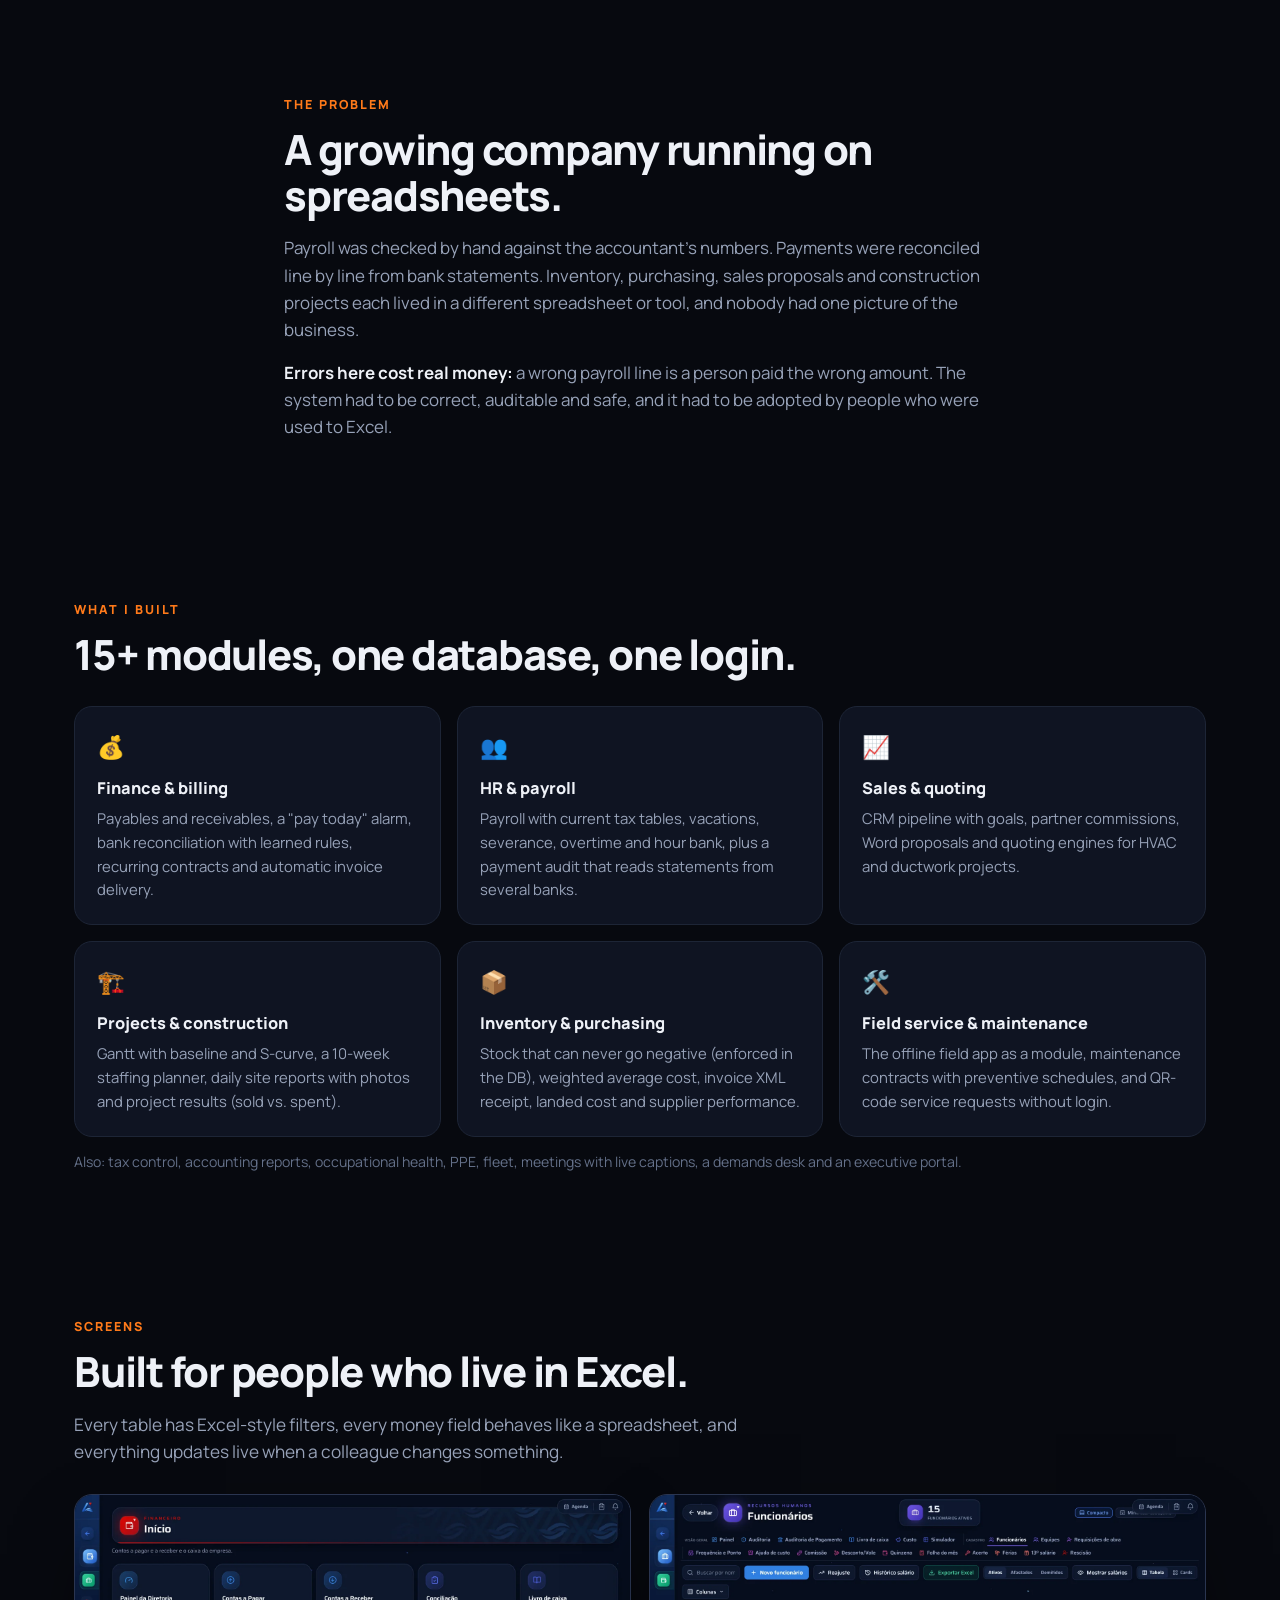
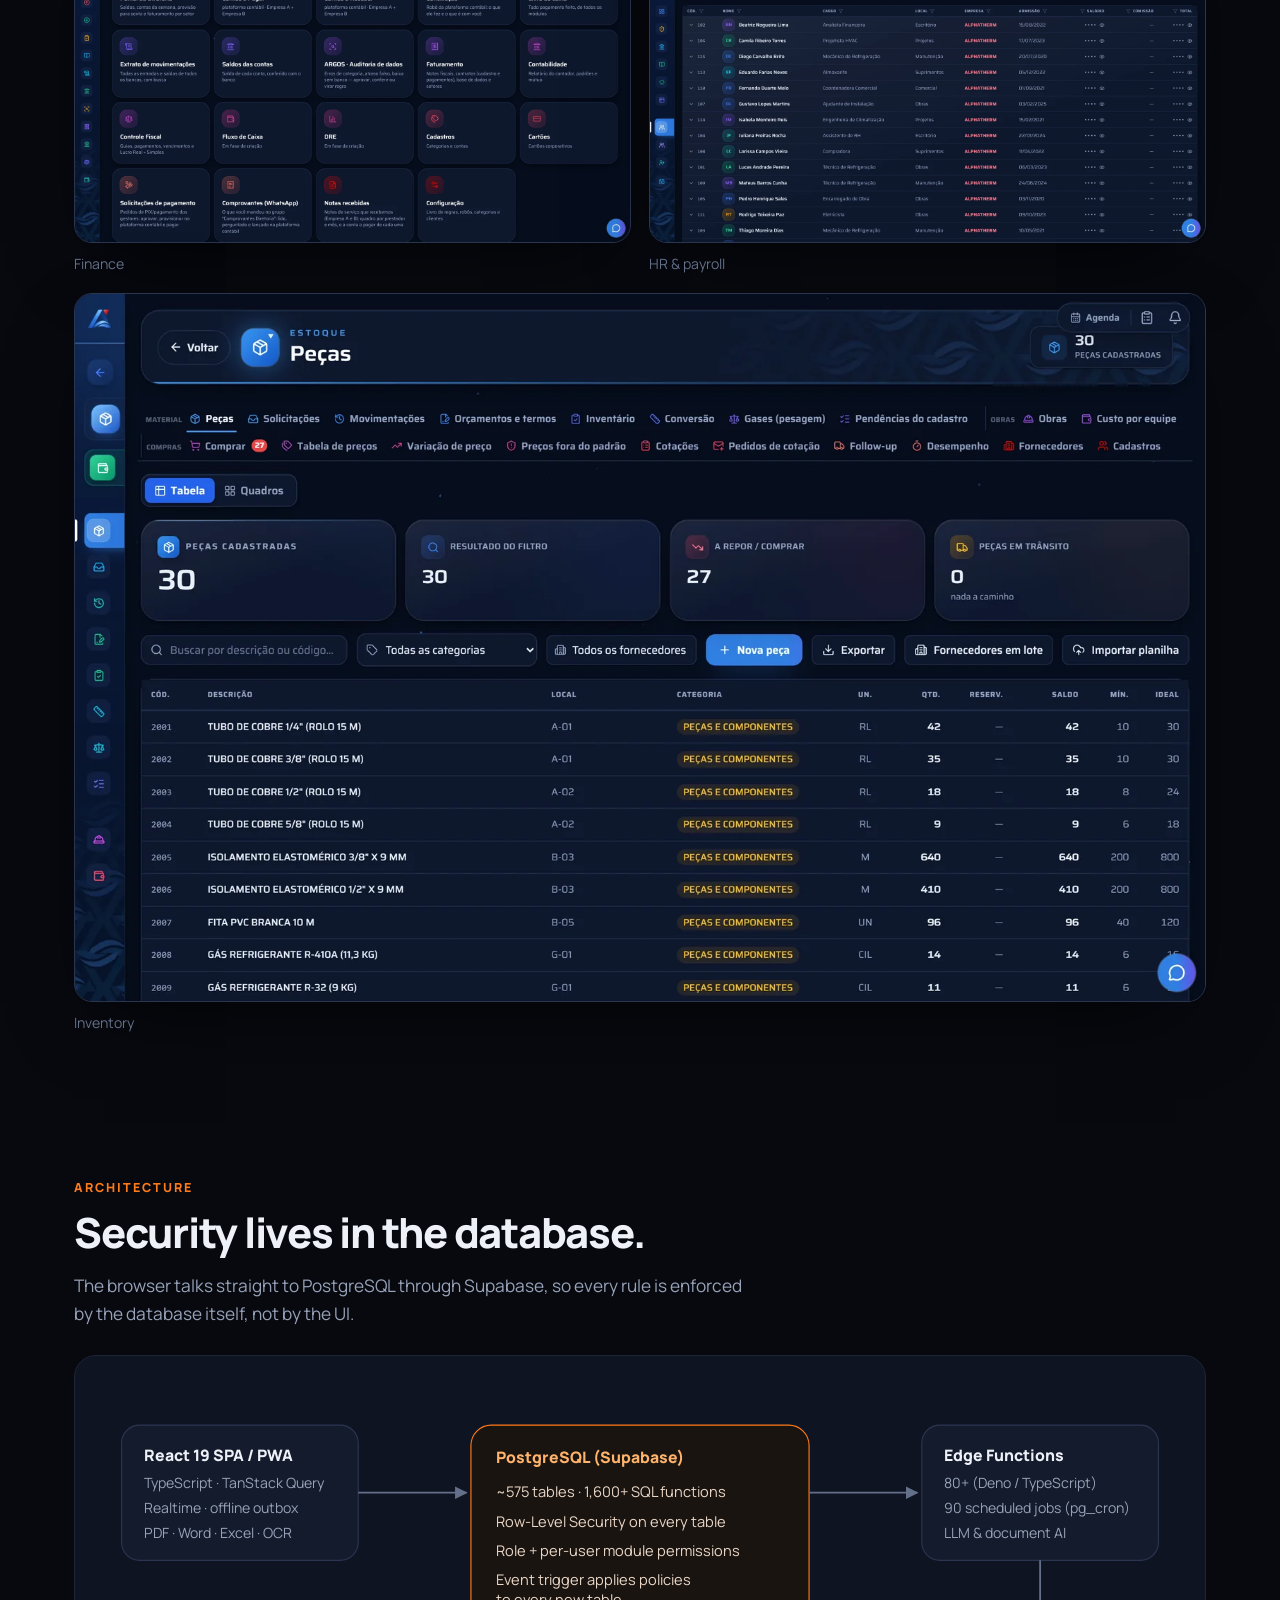
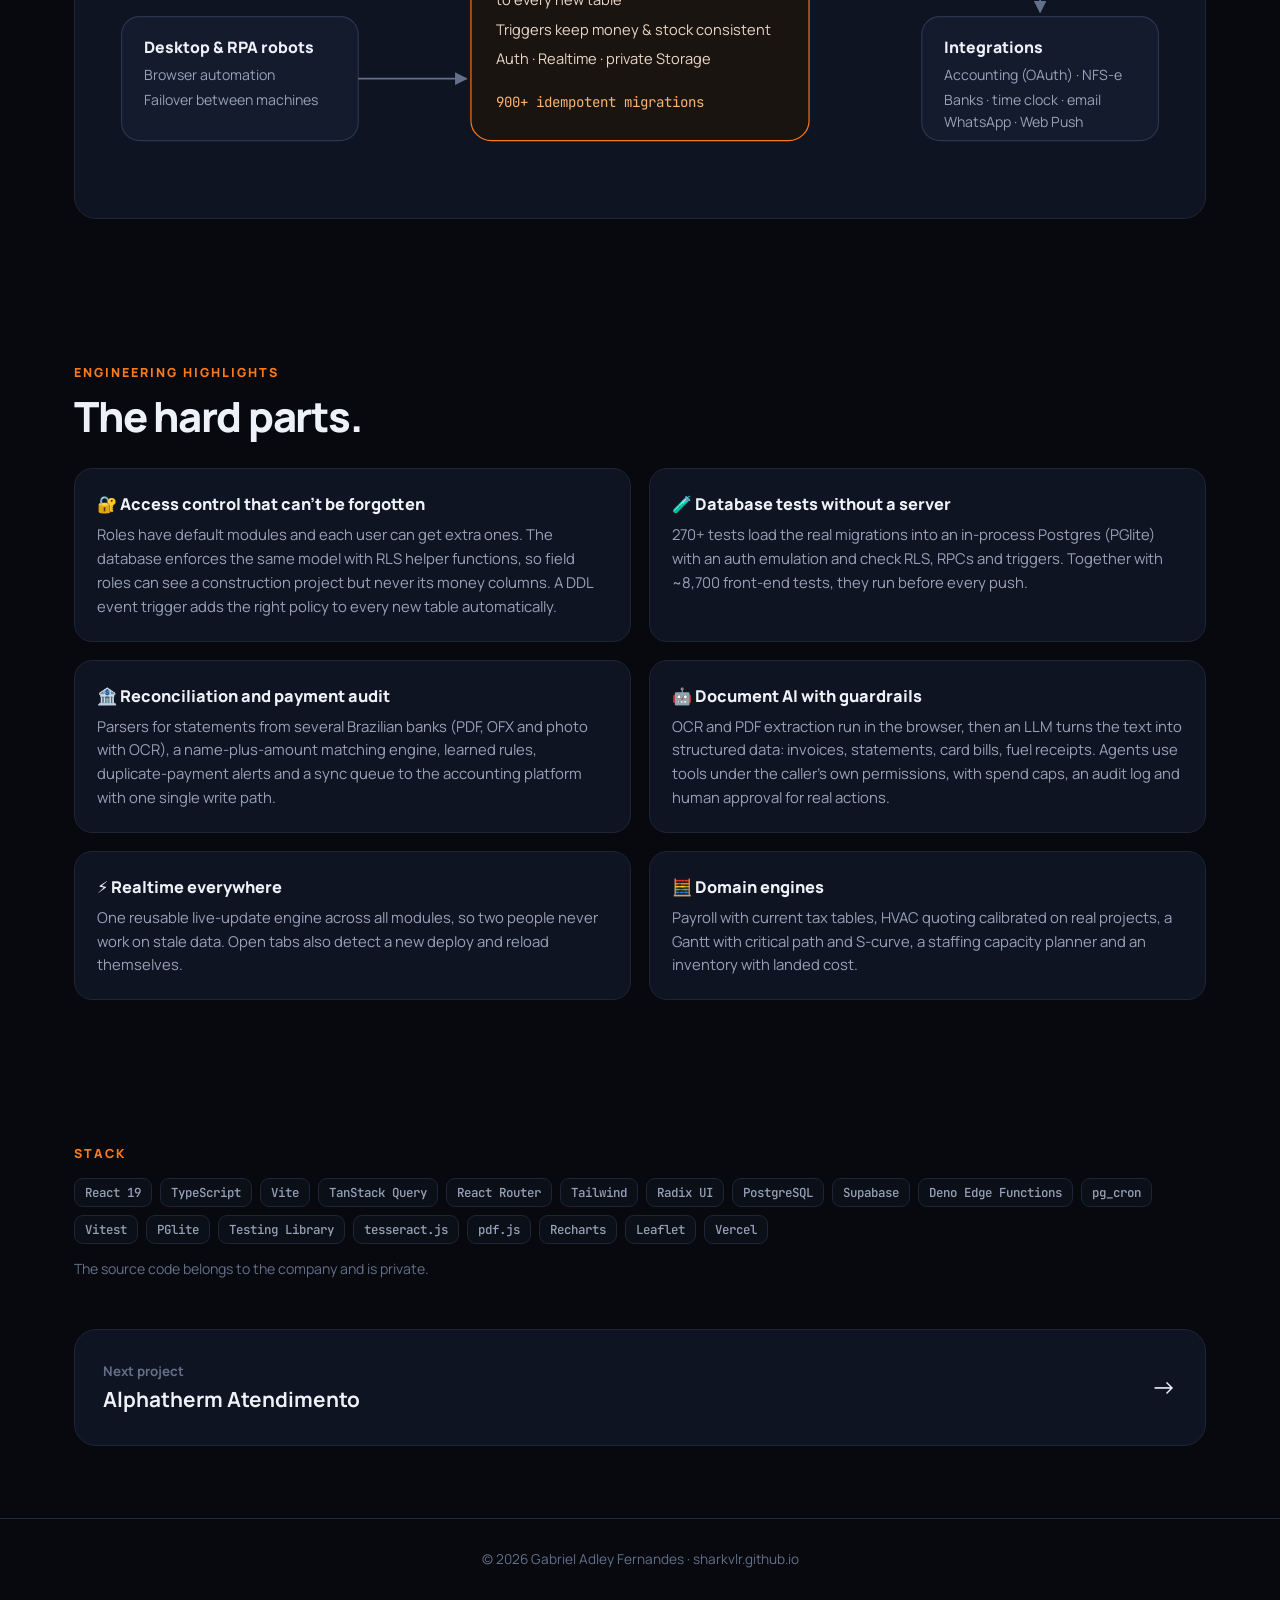
<file: erp/index.html>
<!DOCTYPE html>
<html lang="en" data-lang="en">
<head>
<meta charset="UTF-8">
<meta name="viewport" content="width=device-width, initial-scale=1">
<title>Alphatherm ERP — Case study · Gabriel Adley Fernandes</title>
<meta name="description" content="Case study: a company-wide ERP with 15+ modules, built and maintained by Gabriel Adley Fernandes.">
<script>try{document.documentElement.setAttribute('data-lang',localStorage.getItem('lang')||'en')}catch(e){}</script>
<link rel="preconnect" href="https://fonts.googleapis.com">
<link rel="preconnect" href="https://fonts.gstatic.com" crossorigin>
<link href="https://fonts.googleapis.com/css2?family=Manrope:wght@400;500;600;700;800&family=JetBrains+Mono:wght@500;600&display=swap" rel="stylesheet">
<link rel="stylesheet" href="../assets/style.css">
</head>
<body>
<header>
  <div class="wrap nav">
    <a href="../" class="logo"><span class="mark">GA</span>Gabriel Adley</a>
    <nav class="nav-links">
      <a href="../#work"><span data-l="en">Work</span><span data-l="pt">Projetos</span></a>
      <a href="../#contact"><span data-l="en">Contact</span><span data-l="pt">Contato</span></a>
      <span class="lang"><button data-lang="en">EN</button><button data-lang="pt">PT</button></span>
    </nav>
  </div>
</header>

<main>
  <section class="cs-hero">
    <div class="wrap">
      <a href="../#work" class="back">← <span data-l="en">All projects</span><span data-l="pt">Todos os projetos</span></a>
      <span class="tag live">● <span data-l="en">In production · Case study</span><span data-l="pt">Em produção · Estudo de caso</span></span>
      <h1>Alphatherm ERP</h1>
      <p class="lead" style="margin-top:18px" data-l="en">One system that replaced spreadsheets and disconnected tools across a group of three companies, used every day by finance, HR, sales, field teams and the board.</p>
      <p class="lead" style="margin-top:18px" data-l="pt">Um único sistema que substituiu planilhas e ferramentas soltas num grupo de três empresas, usado todo dia por financeiro, RH, comercial, equipes de campo e diretoria.</p>
      <div class="meta">
        <div><small><span data-l="en">Role</span><span data-l="pt">Papel</span></small><span data-l="en">Sole developer</span><span data-l="pt">Desenvolvedor único</span></div>
        <div><small><span data-l="en">Timeline</span><span data-l="pt">Período</span></small><span data-l="en">Jun 2026 – now</span><span data-l="pt">Jun 2026 – hoje</span></div>
        <div><small><span data-l="en">Users</span><span data-l="pt">Usuários</span></small><span data-l="en">Whole company, 3 firms</span><span data-l="pt">Empresa toda, 3 firmas</span></div>
        <div><small>Stack</small><span>React · PostgreSQL · Supabase</span></div>
      </div>
    </div>
  </section>

  <section style="padding-top:8px">
    <div class="wrap">
      <figure class="fig rv">
        <div class="frame"><div class="chrome"><i></i><i></i><i></i></div><img src="../assets/shots/erp-home.webp" alt="ERP home screen with quick actions and modules (sample data)"></div>
        <figcaption><span data-l="en">Home: quick actions and every module in one place. All screenshots use fictitious sample data.</span><span data-l="pt">Início: atalhos e todos os módulos num lugar só. Todas as telas usam dados fictícios.</span></figcaption>
      </figure>
    </div>
  </section>

  <section>
    <div class="wrap">
      <div class="nums">
        <div class="card"><div class="num">15<b>+</b></div><p data-l="en">business modules</p><p data-l="pt">módulos de negócio</p></div>
        <div class="card"><div class="num">4,300<b>+</b></div><p data-l="en">commits in under 6 months</p><p data-l="pt">commits em menos de 6 meses</p></div>
        <div class="card"><div class="num">~575</div><p data-l="en">database tables</p><p data-l="pt">tabelas no banco</p></div>
        <div class="card"><div class="num">~9,000</div><p data-l="en">automated tests</p><p data-l="pt">testes automatizados</p></div>
      </div>
    </div>
  </section>

  <section>
    <div class="wrap prose">
      <div class="eyebrow"><span data-l="en">The problem</span><span data-l="pt">O problema</span></div>
      <h2 data-l="en">A growing company running on spreadsheets.</h2>
      <h2 data-l="pt">Uma empresa crescendo em cima de planilhas.</h2>
      <p data-l="en">Payroll was checked by hand against the accountant's numbers. Payments were reconciled line by line from bank statements. Inventory, purchasing, sales proposals and construction projects each lived in a different spreadsheet or tool, and nobody had one picture of the business.</p>
      <p data-l="pt">A folha era conferida à mão contra os números do contador. Os pagamentos eram conciliados linha a linha a partir dos extratos. Estoque, compras, propostas e obras viviam cada um numa planilha ou ferramenta diferente, e ninguém tinha uma visão única da empresa.</p>
      <p data-l="en"><strong>Errors here cost real money:</strong> a wrong payroll line is a person paid the wrong amount. The system had to be correct, auditable and safe, and it had to be adopted by people who were used to Excel.</p>
      <p data-l="pt"><strong>Erro aqui custa dinheiro de verdade:</strong> uma linha errada na folha é uma pessoa recebendo o valor errado. O sistema precisava ser correto, auditável e seguro, e ser adotado por gente acostumada com Excel.</p>
    </div>
  </section>

  <section>
    <div class="wrap">
      <div class="eyebrow"><span data-l="en">What I built</span><span data-l="pt">O que eu construí</span></div>
      <h2 data-l="en">15+ modules, one database, one login.</h2>
      <h2 data-l="pt">15+ módulos, um banco, um login.</h2>
      <div class="grid3">
        <div class="card rv"><div class="ic">💰</div><h4 data-l="en">Finance &amp; billing</h4><h4 data-l="pt">Financeiro e faturamento</h4><p data-l="en">Payables and receivables, a "pay today" alarm, bank reconciliation with learned rules, recurring contracts and automatic invoice delivery.</p><p data-l="pt">Contas a pagar e receber, alarme de "pagar hoje", conciliação bancária com regras aprendidas, contratos recorrentes e envio automático de notas.</p></div>
        <div class="card rv"><div class="ic">👥</div><h4 data-l="en">HR &amp; payroll</h4><h4 data-l="pt">RH e folha</h4><p data-l="en">Payroll with current tax tables, vacations, severance, overtime and hour bank, plus a payment audit that reads statements from several banks.</p><p data-l="pt">Folha com tabelas fiscais vigentes, férias, rescisão, horas extras e banco de horas, mais auditoria de pagamentos lendo extratos de vários bancos.</p></div>
        <div class="card rv"><div class="ic">📈</div><h4 data-l="en">Sales &amp; quoting</h4><h4 data-l="pt">Comercial e orçamentos</h4><p data-l="en">CRM pipeline with goals, partner commissions, Word proposals and quoting engines for HVAC and ductwork projects.</p><p data-l="pt">Funil de CRM com metas, comissões de parceiros, propostas em Word e motores de orçamento para climatização e dutos.</p></div>
        <div class="card rv"><div class="ic">🏗️</div><h4 data-l="en">Projects &amp; construction</h4><h4 data-l="pt">Obras</h4><p data-l="en">Gantt with baseline and S-curve, a 10-week staffing planner, daily site reports with photos and project results (sold vs. spent).</p><p data-l="pt">Gantt com linha de base e curva S, planejador de equipes de 10 semanas, diário de obra com fotos e resultado da obra (vendido x gasto).</p></div>
        <div class="card rv"><div class="ic">📦</div><h4 data-l="en">Inventory &amp; purchasing</h4><h4 data-l="pt">Estoque e compras</h4><p data-l="en">Stock that can never go negative (enforced in the DB), weighted average cost, invoice XML receipt, landed cost and supplier performance.</p><p data-l="pt">Estoque que nunca fica negativo (garantido no banco), custo médio ponderado, entrada por XML da nota, custo real e desempenho de fornecedores.</p></div>
        <div class="card rv"><div class="ic">🛠️</div><h4 data-l="en">Field service &amp; maintenance</h4><h4 data-l="pt">Campo e manutenção</h4><p data-l="en">The offline field app as a module, maintenance contracts with preventive schedules, and QR-code service requests without login.</p><p data-l="pt">O app de campo offline como módulo, contratos de manutenção com preventivas e chamados por QR code sem login.</p></div>
      </div>
      <p class="note" data-l="en">Also: tax control, accounting reports, occupational health, PPE, fleet, meetings with live captions, a demands desk and an executive portal.</p>
      <p class="note" data-l="pt">Também: controle fiscal, relatórios contábeis, saúde ocupacional, EPIs, frota, reuniões com legenda ao vivo, central de demandas e portal da diretoria.</p>
    </div>
  </section>

  <section>
    <div class="wrap">
      <div class="eyebrow"><span data-l="en">Screens</span><span data-l="pt">Telas</span></div>
      <h2 data-l="en">Built for people who live in Excel.</h2>
      <h2 data-l="pt">Feito para quem vive no Excel.</h2>
      <p class="lead" data-l="en">Every table has Excel-style filters, every money field behaves like a spreadsheet, and everything updates live when a colleague changes something.</p>
      <p class="lead" data-l="pt">Toda tabela tem filtro estilo Excel, todo campo de dinheiro se comporta como planilha, e tudo atualiza ao vivo quando um colega muda algo.</p>
      <div class="grid2" id="gallery">
        <figure class="fig rv"><div class="frame"><img src="../assets/shots/erp-finance.webp" alt="Finance module with sample data" loading="lazy"></div><figcaption><span data-l="en">Finance</span><span data-l="pt">Financeiro</span></figcaption></figure>
        <figure class="fig rv"><div class="frame"><img src="../assets/shots/erp-hr.webp" alt="HR module with sample data" loading="lazy"></div><figcaption><span data-l="en">HR &amp; payroll</span><span data-l="pt">RH e folha</span></figcaption></figure>
        
        <figure class="fig rv" style="grid-column:1/-1"><div class="frame"><img src="../assets/shots/erp-stock.webp" alt="Inventory module with sample data" loading="lazy"></div><figcaption><span data-l="en">Inventory</span><span data-l="pt">Estoque</span></figcaption></figure>
      </div>
    </div>
  </section>

  <section>
    <div class="wrap">
      <div class="eyebrow"><span data-l="en">Architecture</span><span data-l="pt">Arquitetura</span></div>
      <h2 data-l="en">Security lives in the database.</h2>
      <h2 data-l="pt">A segurança mora no banco.</h2>
      <p class="lead" data-l="en">The browser talks straight to PostgreSQL through Supabase, so every rule is enforced by the database itself, not by the UI.</p>
      <p class="lead" data-l="pt">O navegador fala direto com o PostgreSQL pelo Supabase, então toda regra é garantida pelo próprio banco, não pela interface.</p>
      <div class="arch rv">
        <svg viewBox="0 0 960 360" role="img" aria-labelledby="archT">
          <title id="archT">Architecture: React app, PostgreSQL with RLS, edge functions, scheduled jobs and integrations</title>
          <defs><marker id="ar" viewBox="0 0 10 10" refX="9" refY="5" markerWidth="7" markerHeight="7" orient="auto"><path d="M0 0L10 5L0 10z" fill="#647089"/></marker></defs>
          <g font-family="Manrope,sans-serif" font-size="14" fill="#eef1f7">
            <rect x="20" y="40" width="210" height="120" rx="16" fill="#141b2c" stroke="#2a3550"/>
            <text x="40" y="72" font-weight="800">React 19 SPA / PWA</text>
            <text x="40" y="96" fill="#97a2b8" font-size="12.5">TypeScript · TanStack Query</text>
            <text x="40" y="118" fill="#97a2b8" font-size="12.5">Realtime · offline outbox</text>
            <text x="40" y="140" fill="#97a2b8" font-size="12.5">PDF · Word · Excel · OCR</text>

            <rect x="20" y="210" width="210" height="110" rx="16" fill="#141b2c" stroke="#2a3550"/>
            <text x="40" y="242" font-weight="800">Desktop &amp; RPA robots</text>
            <text x="40" y="266" fill="#97a2b8" font-size="12.5">Browser automation</text>
            <text x="40" y="288" fill="#97a2b8" font-size="12.5">Failover between machines</text>

            <rect x="330" y="40" width="300" height="280" rx="18" fill="#1a1410" stroke="#ff7a1a"/>
            <text x="352" y="74" font-weight="800" fill="#ffb36b">PostgreSQL (Supabase)</text>
            <text x="352" y="104" fill="#e9d6c6" font-size="13">~575 tables · 1,600+ SQL functions</text>
            <text x="352" y="130" fill="#e9d6c6" font-size="13">Row-Level Security on every table</text>
            <text x="352" y="156" fill="#e9d6c6" font-size="13">Role + per-user module permissions</text>
            <text x="352" y="182" fill="#e9d6c6" font-size="13">Event trigger applies policies</text>
            <text x="352" y="200" fill="#e9d6c6" font-size="13">to every new table</text>
            <text x="352" y="226" fill="#e9d6c6" font-size="13">Triggers keep money &amp; stock consistent</text>
            <text x="352" y="252" fill="#e9d6c6" font-size="13">Auth · Realtime · private Storage</text>
            <text x="352" y="290" fill="#ffb36b" font-size="12.5" font-family="JetBrains Mono,monospace">900+ idempotent migrations</text>

            <rect x="730" y="40" width="210" height="120" rx="16" fill="#141b2c" stroke="#2a3550"/>
            <text x="750" y="72" font-weight="800">Edge Functions</text>
            <text x="750" y="96" fill="#97a2b8" font-size="12.5">80+ (Deno / TypeScript)</text>
            <text x="750" y="118" fill="#97a2b8" font-size="12.5">90 scheduled jobs (pg_cron)</text>
            <text x="750" y="140" fill="#97a2b8" font-size="12.5">LLM &amp; document AI</text>

            <rect x="730" y="210" width="210" height="110" rx="16" fill="#141b2c" stroke="#2a3550"/>
            <text x="750" y="242" font-weight="800">Integrations</text>
            <text x="750" y="266" fill="#97a2b8" font-size="12.5">Accounting (OAuth) · NFS-e</text>
            <text x="750" y="288" fill="#97a2b8" font-size="12.5">Banks · time clock · email</text>
            <text x="750" y="308" fill="#97a2b8" font-size="12.5">WhatsApp · Web Push</text>
          </g>
          <g stroke="#647089" stroke-width="1.6" fill="none" marker-end="url(#ar)">
            <path d="M230 100 H326"/><path d="M230 265 H326"/>
            <path d="M630 100 H726"/><path d="M835 160 V206"/>
          </g>
        </svg>
      </div>
    </div>
  </section>

  <section>
    <div class="wrap">
      <div class="eyebrow"><span data-l="en">Engineering highlights</span><span data-l="pt">Destaques de engenharia</span></div>
      <h2 data-l="en">The hard parts.</h2><h2 data-l="pt">As partes difíceis.</h2>
      <div class="grid2">
        <div class="card rv"><h4 data-l="en">🔐 Access control that can't be forgotten</h4><h4 data-l="pt">🔐 Controle de acesso que não dá para esquecer</h4><p data-l="en">Roles have default modules and each user can get extra ones. The database enforces the same model with RLS helper functions, so field roles can see a construction project but never its money columns. A DDL event trigger adds the right policy to every new table automatically.</p><p data-l="pt">Cargos têm módulos padrão e cada usuário pode ganhar extras. O banco garante o mesmo modelo com funções de RLS, então quem é de campo vê a obra mas nunca as colunas de dinheiro. Um event trigger de DDL coloca a política certa em toda tabela nova sozinho.</p></div>
        <div class="card rv"><h4 data-l="en">🧪 Database tests without a server</h4><h4 data-l="pt">🧪 Testes de banco sem servidor</h4><p data-l="en">270+ tests load the real migrations into an in-process Postgres (PGlite) with an auth emulation and check RLS, RPCs and triggers. Together with ~8,700 front-end tests, they run before every push.</p><p data-l="pt">270+ testes carregam as migrations reais num Postgres embutido (PGlite) com emulação de autenticação e conferem RLS, RPCs e triggers. Junto com ~8.700 testes de front-end, rodam antes de cada push.</p></div>
        <div class="card rv"><h4 data-l="en">🏦 Reconciliation and payment audit</h4><h4 data-l="pt">🏦 Conciliação e auditoria de pagamentos</h4><p data-l="en">Parsers for statements from several Brazilian banks (PDF, OFX and photo with OCR), a name-plus-amount matching engine, learned rules, duplicate-payment alerts and a sync queue to the accounting platform with one single write path.</p><p data-l="pt">Leitores de extrato de vários bancos (PDF, OFX e foto com OCR), motor de cruzamento por nome e valor, regras aprendidas, alerta de pagamento duplicado e fila de sincronização com a plataforma contábil por um único caminho de escrita.</p></div>
        <div class="card rv"><h4 data-l="en">🤖 Document AI with guardrails</h4><h4 data-l="pt">🤖 IA de documentos com limites</h4><p data-l="en">OCR and PDF extraction run in the browser, then an LLM turns the text into structured data: invoices, statements, card bills, fuel receipts. Agents use tools under the caller's own permissions, with spend caps, an audit log and human approval for real actions.</p><p data-l="pt">OCR e leitura de PDF rodam no navegador, e um LLM transforma o texto em dados: notas, extratos, faturas de cartão, cupons de combustível. Os agentes usam ferramentas com as permissões de quem pediu, com teto de gasto, log de auditoria e aprovação humana para ações reais.</p></div>
        <div class="card rv"><h4 data-l="en">⚡ Realtime everywhere</h4><h4 data-l="pt">⚡ Tempo real em tudo</h4><p data-l="en">One reusable live-update engine across all modules, so two people never work on stale data. Open tabs also detect a new deploy and reload themselves.</p><p data-l="pt">Um motor de atualização ao vivo reaproveitado em todos os módulos, para ninguém trabalhar com dado velho. As abas abertas também detectam um deploy novo e se recarregam sozinhas.</p></div>
        <div class="card rv"><h4 data-l="en">🧮 Domain engines</h4><h4 data-l="pt">🧮 Motores de domínio</h4><p data-l="en">Payroll with current tax tables, HVAC quoting calibrated on real projects, a Gantt with critical path and S-curve, a staffing capacity planner and an inventory with landed cost.</p><p data-l="pt">Folha com tabelas fiscais vigentes, orçamento de climatização calibrado com obras reais, Gantt com caminho crítico e curva S, planejador de capacidade de equipes e estoque com custo real.</p></div>
      </div>
    </div>
  </section>

  <section>
    <div class="wrap">
      <div class="eyebrow">Stack</div>
      <div class="chips">
        <span class="chip">React 19</span><span class="chip">TypeScript</span><span class="chip">Vite</span><span class="chip">TanStack Query</span><span class="chip">React Router</span><span class="chip">Tailwind</span><span class="chip">Radix UI</span><span class="chip">PostgreSQL</span><span class="chip">Supabase</span><span class="chip">Deno Edge Functions</span><span class="chip">pg_cron</span><span class="chip">Vitest</span><span class="chip">PGlite</span><span class="chip">Testing Library</span><span class="chip">tesseract.js</span><span class="chip">pdf.js</span><span class="chip">Recharts</span><span class="chip">Leaflet</span><span class="chip">Vercel</span>
      </div>
      <p class="note" data-l="en">The source code belongs to the company and is private.</p>
      <p class="note" data-l="pt">O código pertence à empresa e é privado.</p>
      <div style="margin-top:48px">
        <a href="../atendimento/" class="next"><span><small style="color:var(--faint);font-weight:700"><span data-l="en">Next project</span><span data-l="pt">Próximo projeto</span></small><br><b style="font-size:1.3rem">Alphatherm Atendimento</b></span><span style="font-size:1.6rem">→</span></a>
      </div>
    </div>
  </section>
</main>
<footer><div class="wrap">© 2026 Gabriel Adley Fernandes · <a href="../">sharkvlr.github.io</a></div></footer>
<script src="../assets/site.js"></script>
</body>
</html>
</file>
<file: assets/style.css>
:root{
  --bg:#07090f; --bg2:#0b0f18; --tile:#0f1422; --tile2:#141b2c;
  --line:#1d2536; --line2:#2a3550;
  --text:#eef1f7; --muted:#97a2b8; --faint:#647089;
  --accent:#ff7a1a; --accent-soft:rgba(255,122,26,.12); --green:#3fd68f; --blue:#5b9dff;
  --r:22px; --maxw:1180px;
}
*{box-sizing:border-box;margin:0;padding:0}
html{scroll-behavior:smooth}
body{font-family:'Manrope',system-ui,sans-serif;background:var(--bg);color:var(--text);line-height:1.6;-webkit-font-smoothing:antialiased;overflow-x:hidden}
a{color:inherit;text-decoration:none}
img{display:block;max-width:100%}
.mono{font-family:'JetBrains Mono',monospace}
.wrap{max-width:var(--maxw);margin:0 auto;padding:0 24px}
html[data-lang="en"] [data-l="pt"],html[data-lang="pt"] [data-l="en"]{display:none!important}

/* nav */
header{position:sticky;top:0;z-index:50;backdrop-filter:blur(14px);background:rgba(7,9,15,.7);border-bottom:1px solid var(--line)}
.nav{display:flex;align-items:center;justify-content:space-between;height:66px;gap:16px}
.logo{font-weight:800;letter-spacing:-.02em;display:flex;align-items:center;gap:10px}
.logo .mark{width:30px;height:30px;border-radius:9px;background:var(--accent);color:#120800;display:grid;place-items:center;font-size:.85rem;font-weight:800}
.nav-links{display:flex;gap:26px;align-items:center}
.nav-links a{color:var(--muted);font-size:.92rem;font-weight:600;transition:color .2s}
.nav-links a:hover{color:var(--text)}
.lang{display:flex;border:1px solid var(--line2);border-radius:999px;overflow:hidden}
.lang button{background:none;border:0;color:var(--faint);padding:5px 11px;font:700 .76rem 'Manrope',sans-serif;cursor:pointer}
.lang button.on{background:var(--accent);color:#120800}
@media(max-width:760px){.nav-links a{display:none}}

/* hero */
.hero{padding:92px 0 56px;position:relative}
.hero::before{content:"";position:absolute;inset:-120px 0 auto;height:620px;pointer-events:none;
  background:radial-gradient(600px 300px at 20% 30%,rgba(255,122,26,.16),transparent 70%),radial-gradient(500px 280px at 85% 10%,rgba(91,157,255,.10),transparent 70%)}
.hero .wrap{position:relative}
.status{display:inline-flex;align-items:center;gap:9px;font-size:.82rem;font-weight:700;color:var(--green);background:rgba(63,214,143,.08);border:1px solid rgba(63,214,143,.25);padding:6px 14px;border-radius:999px;margin-bottom:26px}
.status i{width:8px;height:8px;border-radius:50%;background:var(--green);animation:pulse 2s infinite}
@keyframes pulse{0%{box-shadow:0 0 0 0 rgba(63,214,143,.6)}70%{box-shadow:0 0 0 9px rgba(63,214,143,0)}100%{box-shadow:0 0 0 0 rgba(63,214,143,0)}}
h1{font-size:clamp(2.4rem,6.4vw,4.6rem);font-weight:800;letter-spacing:-.045em;line-height:1.02;max-width:900px}
h1 em{font-style:normal;background:linear-gradient(90deg,var(--accent),#ffb36b);-webkit-background-clip:text;background-clip:text;color:transparent}
.hero p.sub{font-size:clamp(1.05rem,2.2vw,1.25rem);color:var(--muted);max-width:640px;margin:22px 0 32px}
.cta{display:flex;flex-wrap:wrap;gap:12px}
.btn{display:inline-flex;align-items:center;gap:8px;font-weight:700;font-size:.94rem;padding:13px 22px;border-radius:14px;border:1px solid transparent;transition:transform .15s,background .2s,border-color .2s}
.btn:hover{transform:translateY(-2px)}
.btn.primary{background:var(--accent);color:#120800}
.btn.ghost{border-color:var(--line2);color:var(--text)}
.btn.ghost:hover{border-color:var(--accent);background:var(--tile)}

/* sections */
section{padding:72px 0}
.eyebrow{font-size:.78rem;font-weight:800;letter-spacing:.16em;text-transform:uppercase;color:var(--accent);margin-bottom:12px}
h2{font-size:clamp(1.8rem,4vw,2.6rem);font-weight:800;letter-spacing:-.03em;line-height:1.1;margin-bottom:16px}
.lead{color:var(--muted);font-size:1.08rem;max-width:680px}

/* bento */
.bento{display:grid;grid-template-columns:repeat(12,1fr);grid-auto-rows:minmax(150px,auto);gap:16px;margin-top:36px}
.tile{position:relative;background:var(--tile);border:1px solid var(--line);border-radius:var(--r);overflow:hidden;padding:24px;transition:border-color .25s,transform .25s}
a.tile:hover{border-color:var(--line2);transform:translateY(-3px)}
a.tile:hover .go{color:var(--accent);gap:10px}
.s12{grid-column:1/-1}.s8{grid-column:span 8}.s6{grid-column:span 6}.s5{grid-column:span 5}.s4{grid-column:span 4}.s3{grid-column:span 3}.s7{grid-column:span 7}
.r2{grid-row:span 2}
@media(max-width:900px){.s8,.s7,.s6,.s5,.s4,.s3{grid-column:span 6}}
@media(max-width:620px){.bento{grid-template-columns:1fr}.s8,.s7,.s6,.s5,.s4,.s3{grid-column:auto}.r2{grid-row:auto}}
.tile h3{font-size:1.3rem;font-weight:800;letter-spacing:-.02em;margin-bottom:6px}
.tile p{color:var(--muted);font-size:.95rem}
.tag{align-self:flex-start;display:inline-flex;align-items:center;gap:6px;font-size:.72rem;font-weight:800;letter-spacing:.04em;padding:4px 10px;border-radius:999px;background:var(--accent-soft);color:var(--accent);border:1px solid rgba(255,122,26,.25);margin-bottom:14px}
.tag.live{background:rgba(63,214,143,.08);color:var(--green);border-color:rgba(63,214,143,.25)}
.go{display:inline-flex;align-items:center;gap:6px;margin-top:14px;font-weight:700;font-size:.9rem;color:var(--text);transition:gap .2s,color .2s}
.shot{margin-top:20px;border-radius:14px 14px 0 0;border:1px solid var(--line2);border-bottom:0;overflow:hidden;background:var(--bg2)}
.shot .chrome{display:flex;gap:6px;padding:9px 12px;border-bottom:1px solid var(--line)}
.shot .chrome i{width:9px;height:9px;border-radius:50%;background:var(--line2)}
.tile.flag{padding-bottom:0;display:flex;flex-direction:column}
.tile.flag .shot{margin-top:auto}
.phone{width:62%;max-width:250px;margin:22px auto 0;border:6px solid #1c2436;border-bottom:0;border-radius:30px 30px 0 0;overflow:hidden}
.stat .num{font-size:clamp(2.2rem,5vw,3.1rem);font-weight:800;letter-spacing:-.04em;line-height:1}
.stat .num b{color:var(--accent);font-weight:800}
.stat .lbl{color:var(--muted);font-size:.92rem;margin-top:8px}
.chips{display:flex;flex-wrap:wrap;gap:8px;margin-top:14px}
.chip{font:500 .78rem 'JetBrains Mono',monospace;color:var(--muted);background:var(--bg2);border:1px solid var(--line);padding:5px 10px;border-radius:9px}

/* timeline */
.tl{position:relative;margin-top:36px;display:grid;gap:16px}
.tl-item{display:grid;grid-template-columns:140px 1fr;gap:24px;padding:22px 24px;background:var(--tile);border:1px solid var(--line);border-radius:18px}
.tl-item .when{font:600 .85rem 'JetBrains Mono',monospace;color:var(--accent)}
.tl-item h4{font-size:1.05rem;font-weight:800;margin-bottom:4px}
.tl-item p{color:var(--muted);font-size:.95rem}
@media(max-width:620px){.tl-item{grid-template-columns:1fr;gap:6px}}

/* about */
.about{display:grid;grid-template-columns:1.3fr 1fr;gap:40px;align-items:start}
.about p{color:var(--muted);font-size:1.05rem;margin-bottom:14px}
.about strong{color:var(--text)}
.list{background:var(--tile);border:1px solid var(--line);border-radius:var(--r);padding:24px}
.list li{list-style:none;display:flex;gap:12px;padding:10px 0;border-bottom:1px solid var(--line);color:var(--muted)}
.list li:last-child{border:0}
.list li span:first-child{color:var(--green)}
@media(max-width:800px){.about{grid-template-columns:1fr}}

/* contact / footer */
.contact{text-align:center}
.contact .lead{margin:0 auto 30px}
.contact .cta{justify-content:center}
footer{border-top:1px solid var(--line);padding:30px 0;text-align:center;color:var(--faint);font-size:.85rem}

/* case study */
.cs-hero{padding:64px 0 32px}
.back{display:inline-flex;gap:8px;color:var(--muted);font-weight:700;font-size:.9rem;margin-bottom:28px}
.back:hover{color:var(--accent)}
.cs-hero h1{font-size:clamp(2.2rem,5.4vw,3.8rem)}
.meta{display:grid;grid-template-columns:repeat(4,1fr);gap:1px;background:var(--line);border:1px solid var(--line);border-radius:18px;overflow:hidden;margin-top:34px}
.meta div{background:var(--tile);padding:18px 20px}
.meta small{display:block;font-size:.72rem;font-weight:800;letter-spacing:.12em;text-transform:uppercase;color:var(--faint);margin-bottom:4px}
.meta span{font-weight:700;font-size:.95rem}
@media(max-width:760px){.meta{grid-template-columns:1fr 1fr}}
.frame{border:1px solid var(--line2);border-radius:18px;overflow:hidden;background:var(--bg2);box-shadow:0 30px 80px -30px rgba(0,0,0,.8)}
.frame .chrome{display:flex;gap:6px;padding:11px 14px;border-bottom:1px solid var(--line)}
.frame .chrome i{width:10px;height:10px;border-radius:50%;background:var(--line2)}
.prose{max-width:760px}
.prose p{color:var(--muted);font-size:1.06rem;margin-bottom:16px}
.prose strong{color:var(--text)}
.grid3{display:grid;grid-template-columns:repeat(3,1fr);gap:16px;margin-top:28px}
.grid2{display:grid;grid-template-columns:repeat(2,1fr);gap:18px;margin-top:28px}
@media(max-width:860px){.grid3,.grid2{grid-template-columns:1fr}}
.card{background:var(--tile);border:1px solid var(--line);border-radius:18px;padding:22px}
.card .ic{font-size:1.4rem;margin-bottom:10px}
.card h4{font-size:1.02rem;font-weight:800;margin-bottom:6px}
.card p{color:var(--muted);font-size:.93rem}
.fig figcaption{color:var(--faint);font-size:.88rem;margin-top:10px}
.nums{display:grid;grid-template-columns:repeat(4,1fr);gap:16px;margin-top:28px}
.nums .card .num{font-size:2rem;font-weight:800;letter-spacing:-.03em;color:var(--text)}
.nums .card .num b{color:var(--accent)}
@media(max-width:760px){.nums{grid-template-columns:1fr 1fr}}
.arch{background:var(--tile);border:1px solid var(--line);border-radius:var(--r);padding:24px;margin-top:28px;overflow-x:auto}
.arch svg{min-width:720px;width:100%;height:auto}
.next{display:flex;justify-content:space-between;align-items:center;gap:16px;padding:28px;background:var(--tile);border:1px solid var(--line);border-radius:var(--r)}
.next:hover{border-color:var(--accent)}
.note{color:var(--faint);font-size:.88rem;margin-top:14px}

/* reveal */
.rv{opacity:0;transform:translateY(18px);transition:opacity .7s ease,transform .7s ease}
.rv.in{opacity:1;transform:none}
@media(prefers-reduced-motion:reduce){*{animation:none!important;transition:none!important}.rv{opacity:1;transform:none}}
</file>
